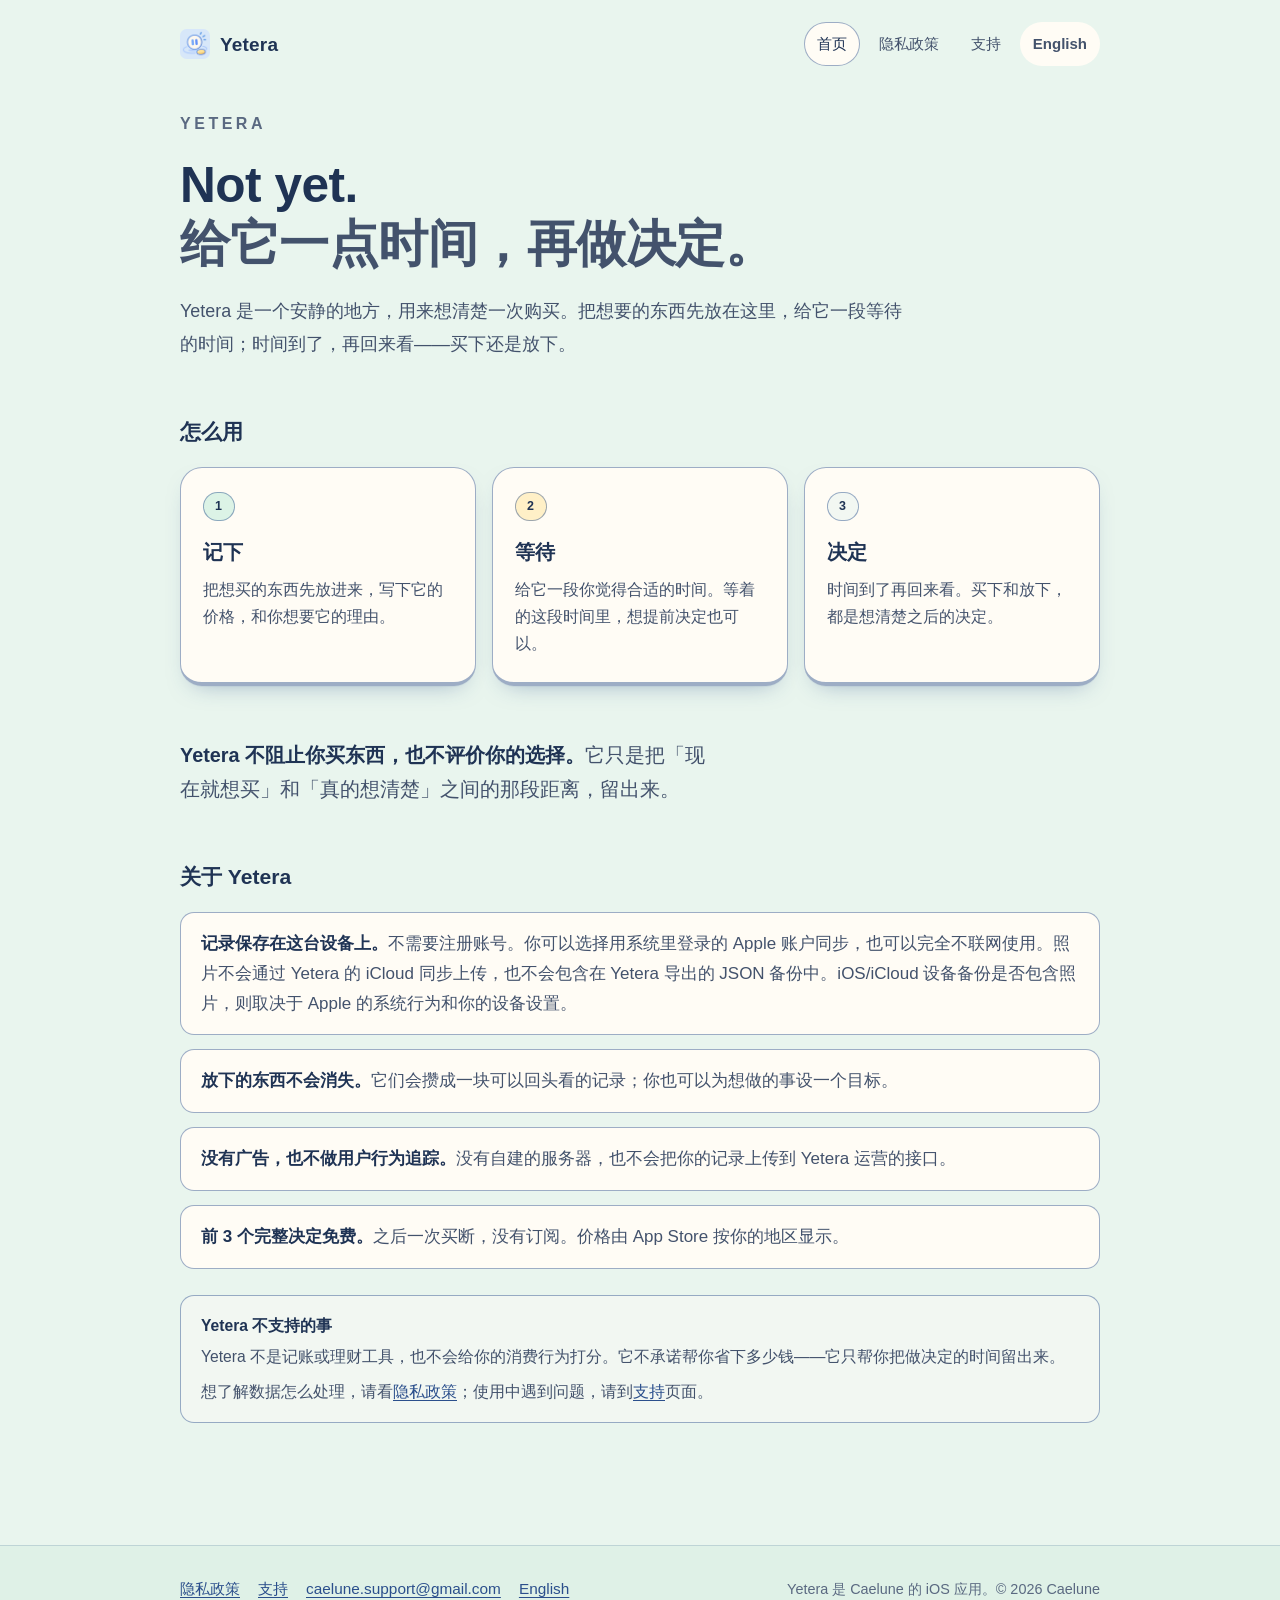
<file: index.html>
<!DOCTYPE html>
<html lang="zh-Hans">
<head>
<meta charset="utf-8">
<meta name="viewport" content="width=device-width, initial-scale=1">
<title>Yetera · 给它一点时间，再做决定</title>
<meta name="description" content="Yetera 是一款 iOS 应用，为购买决定留出一点时间。记下想要的东西，给它一段等待，时间到了再决定买下还是放下。记录保存在本机，不需要注册账号。">
<link rel="stylesheet" href="assets/site.css">
<link rel="icon" href="assets/icon-32.png" sizes="32x32" type="image/png">
<link rel="apple-touch-icon" href="assets/icon-180.png">
<link rel="alternate" hreflang="zh-Hans" href="./">
<link rel="alternate" hreflang="en" href="en/">
<link rel="alternate" hreflang="x-default" href="./">
</head>
<body>
<a class="skip" href="#main">跳到主要内容</a>

<header class="site-header">
  <a class="brand" href="./">
    <img class="brand-mark" src="assets/icon-64.png" alt="" width="30" height="30">
    <span>Yetera</span>
  </a>
  <div class="header-right">
    <a class="lang-switch" href="en/" hreflang="en" lang="en">English</a>
    <nav class="site-nav" aria-label="站内导航">
      <a href="./" aria-current="page">首页</a>
      <a href="privacy/">隐私政策</a>
      <a href="support/">支持</a>
    </nav>
  </div>
</header>

<main id="main" class="shell">

  <section class="hero">
    <h1>Yetera</h1>
    <p class="claim">
      <span class="notyet" lang="en">Not yet.</span>
      <span class="then">给它一点时间，再做决定。</span>
    </p>
    <p class="lede">
      Yetera 是一个安静的地方，用来想清楚一次购买。把想要的东西先放在这里，给它一段等待的时间；时间到了，再回来看——买下还是放下。
    </p>
  </section>

  <section aria-labelledby="how">
    <h2 class="section-title" id="how">怎么用</h2>
    <ol class="steps">
      <li class="step">
        <span class="tag" aria-hidden="true">1</span>
        <h3>记下</h3>
        <p>把想买的东西先放进来，写下它的价格，和你想要它的理由。</p>
      </li>
      <li class="step">
        <span class="tag" aria-hidden="true">2</span>
        <h3>等待</h3>
        <p>给它一段你觉得合适的时间。等着的这段时间里，想提前决定也可以。</p>
      </li>
      <li class="step">
        <span class="tag" aria-hidden="true">3</span>
        <h3>决定</h3>
        <p>时间到了再回来看。买下和放下，都是想清楚之后的决定。</p>
      </li>
    </ol>
  </section>

  <p class="quiet-statement">
    Yetera 不阻止你买东西，也不评价你的选择。<span class="soft">它只是把「现在就想买」和「真的想清楚」之间的那段距离，留出来。</span>
  </p>

  <section aria-labelledby="about">
    <h2 class="section-title" id="about">关于 Yetera</h2>
    <ul class="facts">
      <li><strong>记录保存在这台设备上。</strong>不需要注册账号。你可以选择用系统里登录的 Apple 账户同步，也可以完全不联网使用。照片不会通过 Yetera 的 iCloud 同步上传，也不会包含在 Yetera 导出的 JSON 备份中。iOS/iCloud 设备备份是否包含照片，则取决于 Apple 的系统行为和你的设备设置。</li>
      <li><strong>放下的东西不会消失。</strong>它们会攒成一块可以回头看的记录；你也可以为想做的事设一个目标。</li>
      <li><strong>没有广告，也不做用户行为追踪。</strong>没有自建的服务器，也不会把你的记录上传到 Yetera 运营的接口。</li>
      <li><strong>前 3 个完整决定免费。</strong>之后一次买断，没有订阅。价格由 App Store 按你的地区显示。</li>
    </ul>
  </section>

  <div class="note quiet">
    <p><span class="note-title">Yetera 不支持的事</span>
    Yetera 不是记账或理财工具，也不会给你的消费行为打分。它不承诺帮你省下多少钱——它只帮你把做决定的时间留出来。</p>
    <p>想了解数据怎么处理，请看<a href="privacy/">隐私政策</a>；使用中遇到问题，请到<a href="support/">支持</a>页面。</p>
  </div>

</main>

<footer class="site-footer">
  <div class="inner">
    <nav aria-label="页脚导航">
      <a href="privacy/">隐私政策</a>
      <a href="support/">支持</a>
      <a href="mailto:caelune.support@gmail.com">caelune.support@gmail.com</a>
      <a href="en/" hreflang="en" lang="en">English</a>
    </nav>
    <p class="colophon">Yetera 是 Caelune 的 iOS 应用。© 2026 Caelune</p>
  </div>
</footer>

</body>
</html>
</file>
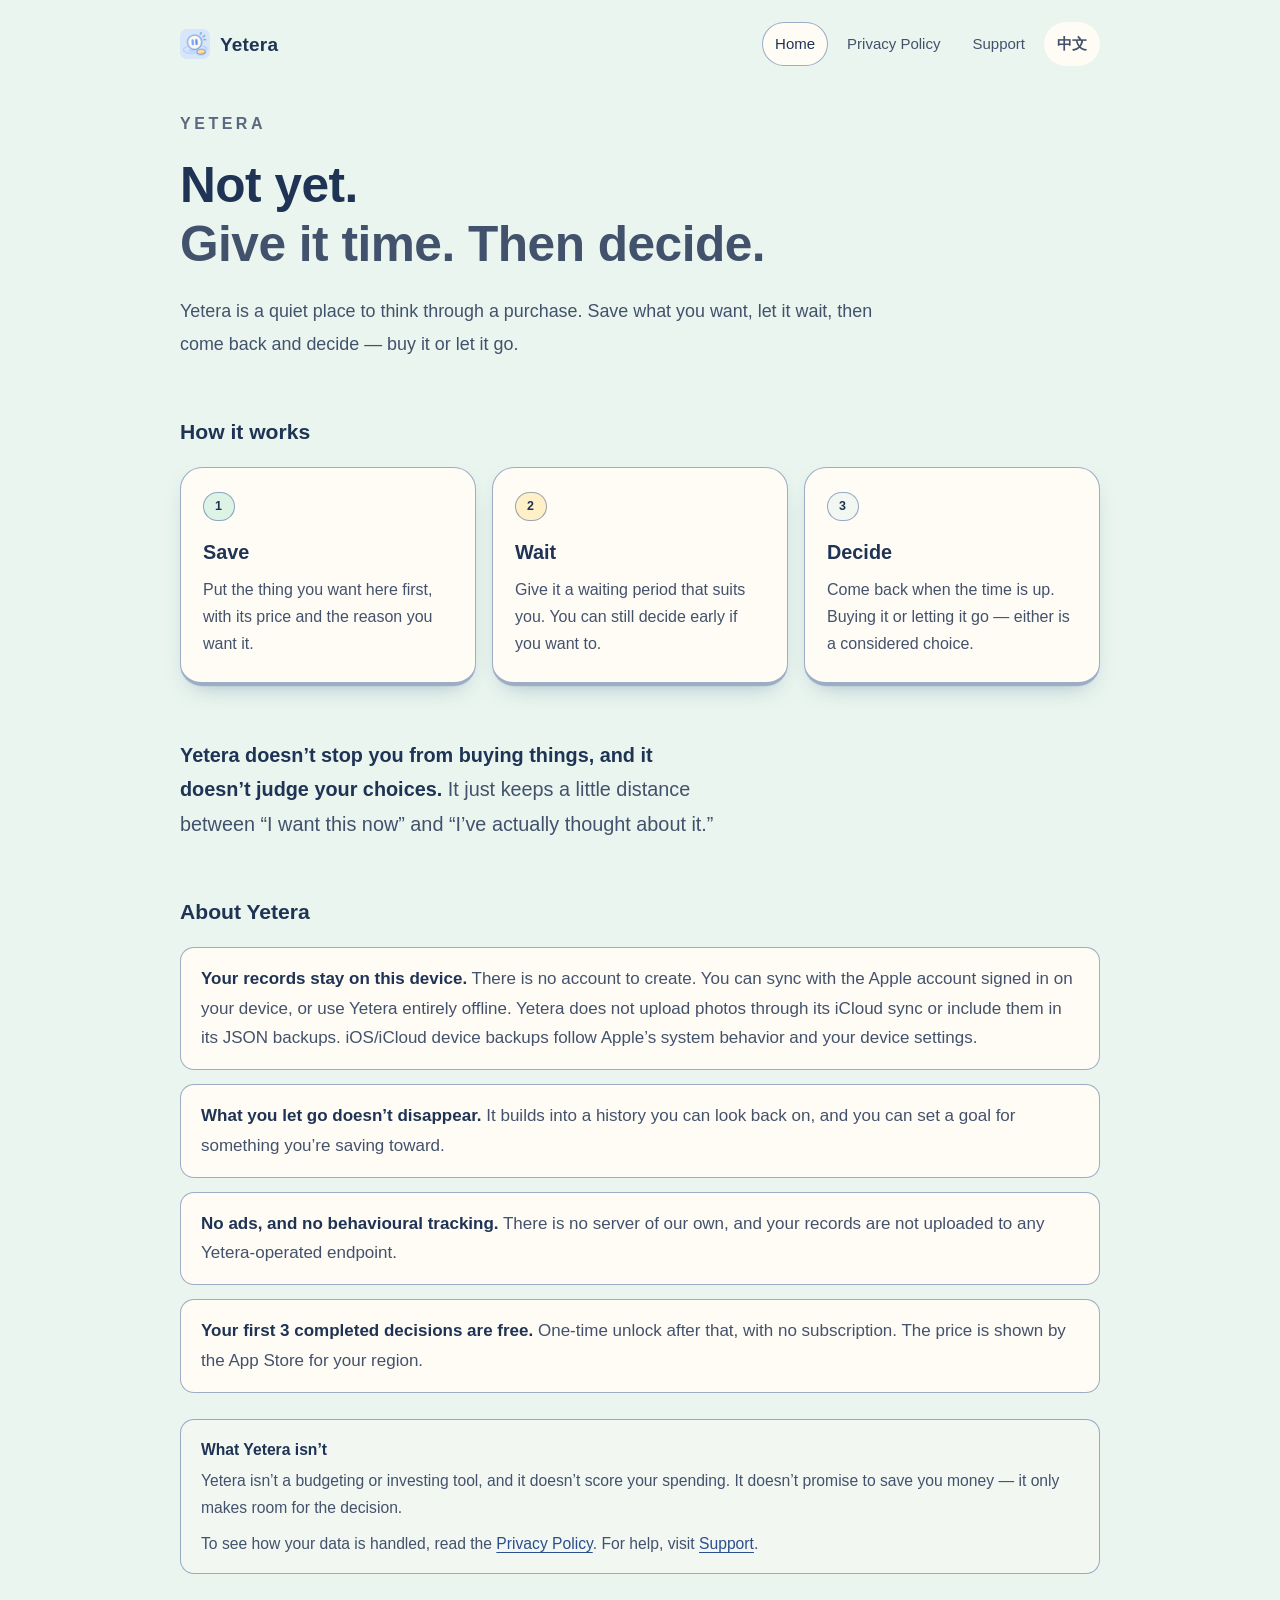
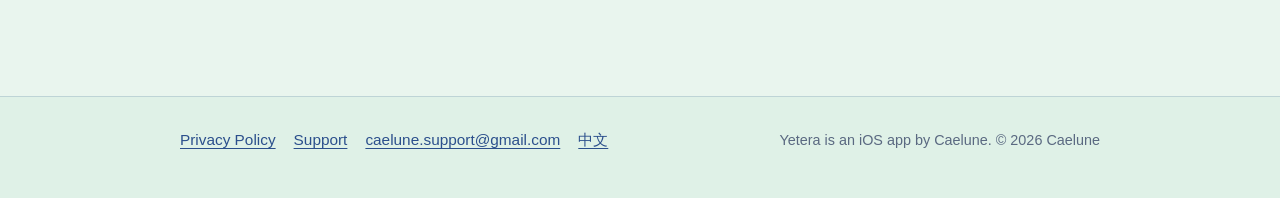
<file: en/index.html>
<!DOCTYPE html>
<html lang="en">
<head>
<meta charset="utf-8">
<meta name="viewport" content="width=device-width, initial-scale=1">
<title>Yetera · Give it time. Then decide.</title>
<meta name="description" content="Yetera is an iOS app that gives a purchase decision time. Save what you want, let it wait, then decide — buy it or let it go. Your records stay on your device, with no account to create.">
<link rel="stylesheet" href="../assets/site.css">
<link rel="icon" href="../assets/icon-32.png" sizes="32x32" type="image/png">
<link rel="apple-touch-icon" href="../assets/icon-180.png">
<link rel="alternate" hreflang="en" href="./">
<link rel="alternate" hreflang="zh-Hans" href="../">
<link rel="alternate" hreflang="x-default" href="../">
</head>
<body>
<a class="skip" href="#main">Skip to content</a>

<header class="site-header">
  <a class="brand" href="./">
    <img class="brand-mark" src="../assets/icon-64.png" alt="" width="30" height="30">
    <span>Yetera</span>
  </a>
  <div class="header-right">
    <a class="lang-switch" href="../" hreflang="zh-Hans" lang="zh-Hans">中文</a>
    <nav class="site-nav" aria-label="Site">
      <a href="./" aria-current="page">Home</a>
      <a href="privacy/">Privacy Policy</a>
      <a href="support/">Support</a>
    </nav>
  </div>
</header>

<main id="main" class="shell">

  <section class="hero">
    <h1>Yetera</h1>
    <p class="claim">
      <span class="notyet">Not yet.</span>
      <span class="then">Give it time. Then decide.</span>
    </p>
    <p class="lede">
      Yetera is a quiet place to think through a purchase. Save what you want, let it wait, then come back and decide — buy it or let it go.
    </p>
  </section>

  <section aria-labelledby="how">
    <h2 class="section-title" id="how">How it works</h2>
    <ol class="steps">
      <li class="step">
        <span class="tag" aria-hidden="true">1</span>
        <h3>Save</h3>
        <p>Put the thing you want here first, with its price and the reason you want it.</p>
      </li>
      <li class="step">
        <span class="tag" aria-hidden="true">2</span>
        <h3>Wait</h3>
        <p>Give it a waiting period that suits you. You can still decide early if you want to.</p>
      </li>
      <li class="step">
        <span class="tag" aria-hidden="true">3</span>
        <h3>Decide</h3>
        <p>Come back when the time is up. Buying it or letting it go — either is a considered choice.</p>
      </li>
    </ol>
  </section>

  <p class="quiet-statement">
    Yetera doesn’t stop you from buying things, and it doesn’t judge your choices.
    <span class="soft">It just keeps a little distance between “I want this now” and “I’ve actually thought about it.”</span>
  </p>

  <section aria-labelledby="about">
    <h2 class="section-title" id="about">About Yetera</h2>
    <ul class="facts">
      <li><strong>Your records stay on this device.</strong> There is no account to create. You can sync with the Apple account signed in on your device, or use Yetera entirely offline. Yetera does not upload photos through its iCloud sync or include them in its JSON backups. iOS/iCloud device backups follow Apple’s system behavior and your device settings.</li>
      <li><strong>What you let go doesn’t disappear.</strong> It builds into a history you can look back on, and you can set a goal for something you’re saving toward.</li>
      <li><strong>No ads, and no behavioural tracking.</strong> There is no server of our own, and your records are not uploaded to any Yetera-operated endpoint.</li>
      <li><strong>Your first 3 completed decisions are free.</strong> One-time unlock after that, with no subscription. The price is shown by the App Store for your region.</li>
    </ul>
  </section>

  <div class="note quiet">
    <p><span class="note-title">What Yetera isn’t</span>
    Yetera isn’t a budgeting or investing tool, and it doesn’t score your spending. It doesn’t promise to save you money — it only makes room for the decision.</p>
    <p>To see how your data is handled, read the <a href="privacy/">Privacy Policy</a>. For help, visit <a href="support/">Support</a>.</p>
  </div>

</main>

<footer class="site-footer">
  <div class="inner">
    <nav aria-label="Footer">
      <a href="privacy/">Privacy Policy</a>
      <a href="support/">Support</a>
      <a href="mailto:caelune.support@gmail.com">caelune.support@gmail.com</a>
      <a href="../" hreflang="zh-Hans" lang="zh-Hans">中文</a>
    </nav>
    <p class="colophon">Yetera is an iOS app by Caelune. © 2026 Caelune</p>
  </div>
</footer>

</body>
</html>
</file>
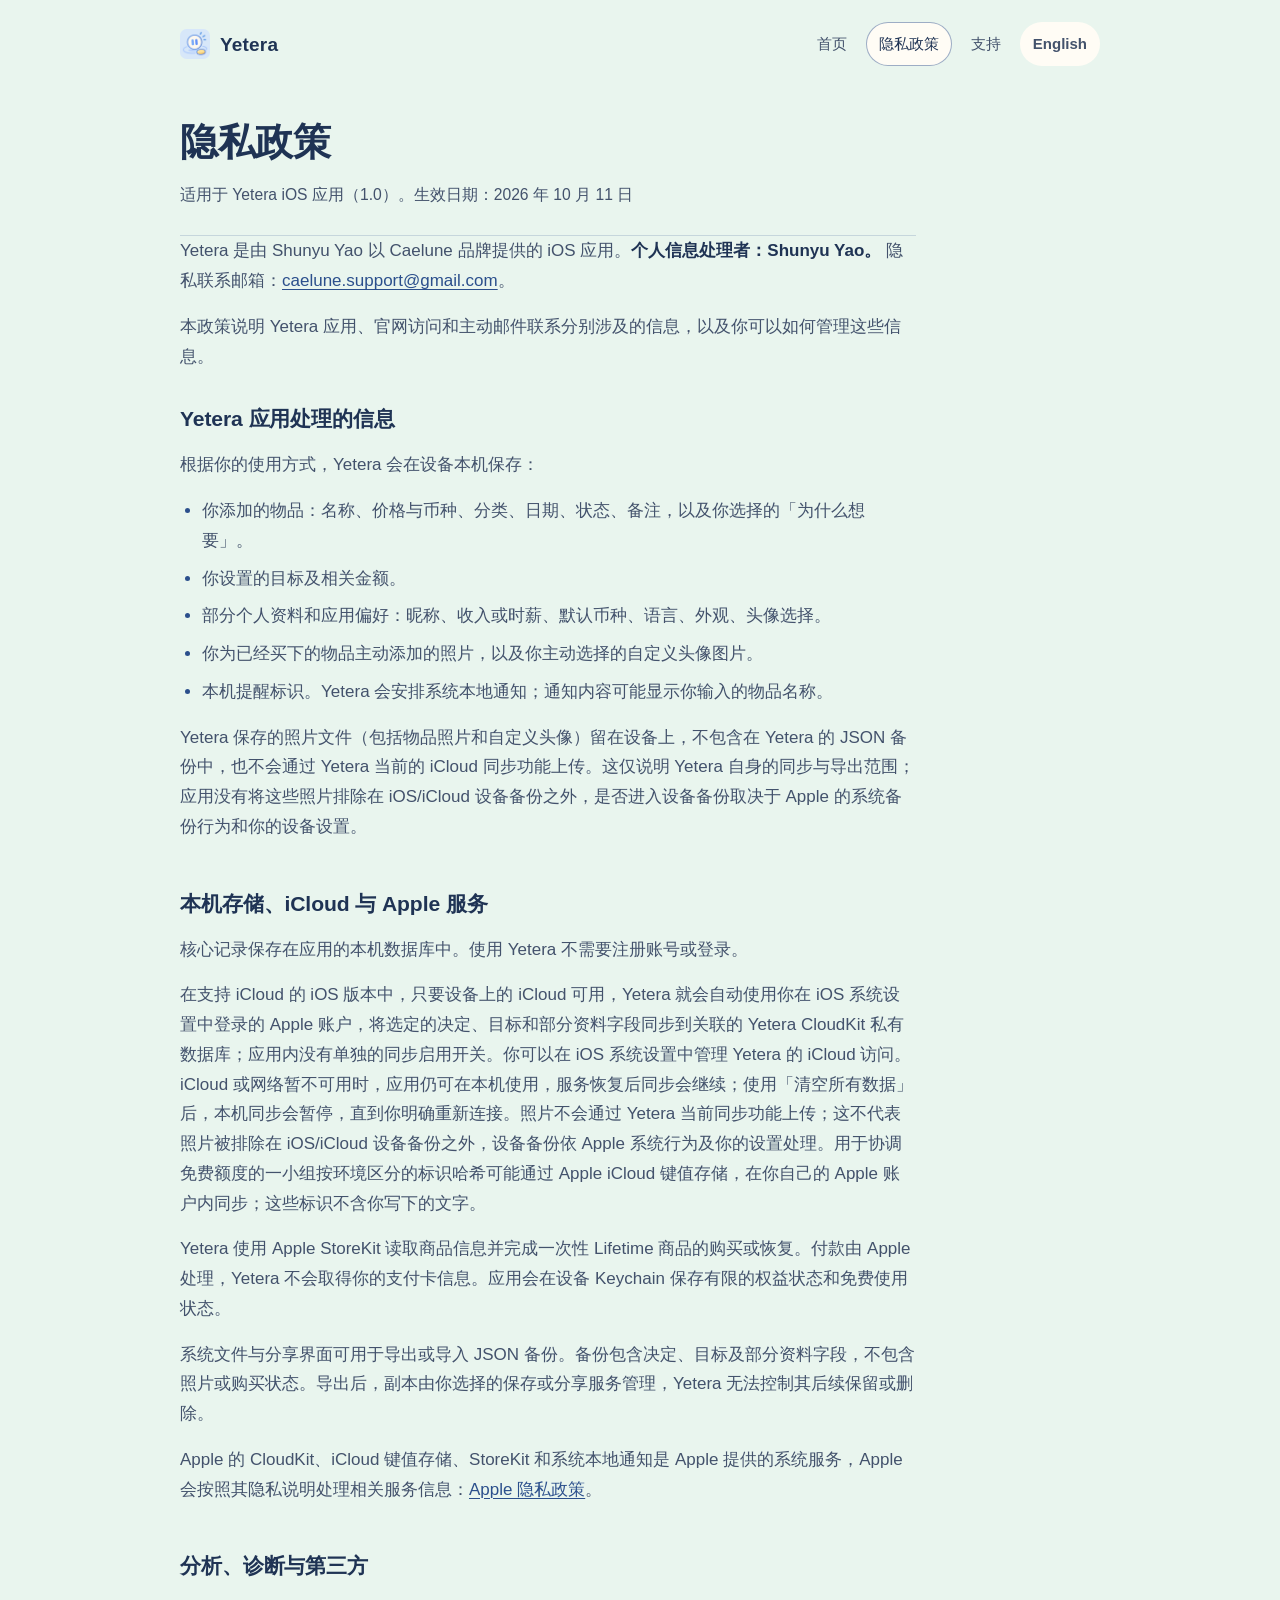
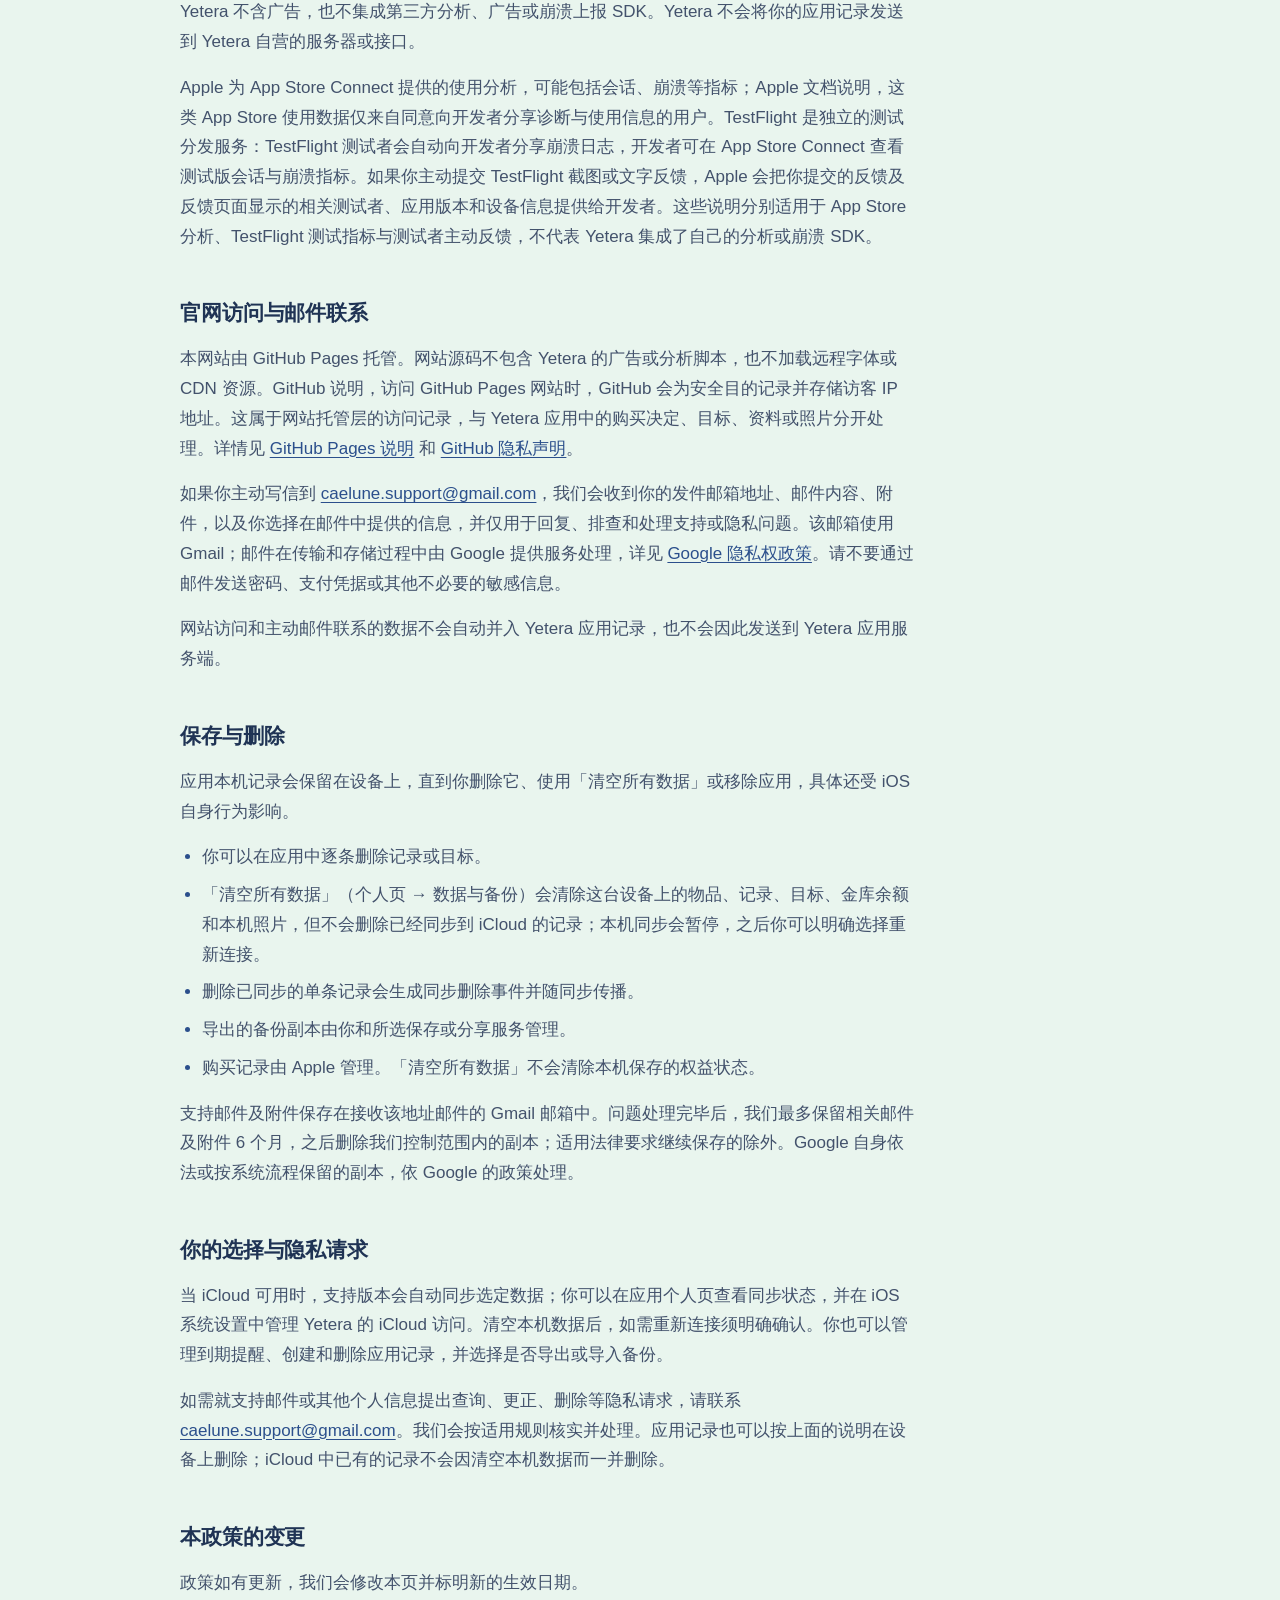
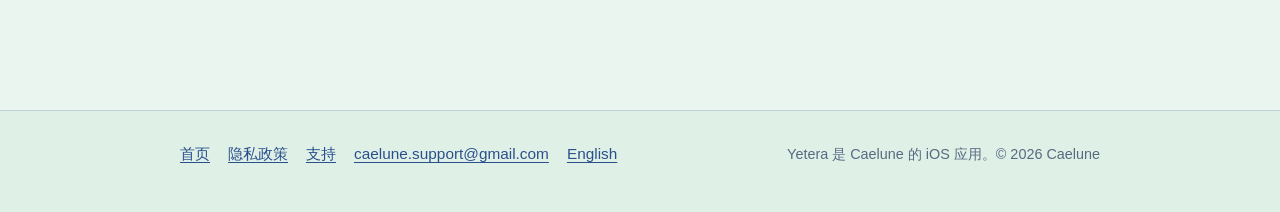
<file: privacy/index.html>
<!DOCTYPE html>
<html lang="zh-Hans">
<head>
<meta charset="utf-8">
<meta name="viewport" content="width=device-width, initial-scale=1">
<title>隐私政策 · Yetera</title>
<meta name="description" content="Yetera 隐私政策：说明应用会处理哪些信息、保存在哪里，以及你可以怎么管理、导出和删除它们。">
<link rel="stylesheet" href="../assets/site.css">
<link rel="icon" href="../assets/icon-32.png" sizes="32x32" type="image/png">
<link rel="apple-touch-icon" href="../assets/icon-180.png">
<link rel="alternate" hreflang="zh-Hans" href="./">
<link rel="alternate" hreflang="en" href="../en/privacy/">
<link rel="alternate" hreflang="x-default" href="../en/privacy/">
</head>
<body>
<a class="skip" href="#main">跳到主要内容</a>

<header class="site-header">
  <a class="brand" href="../">
    <img class="brand-mark" src="../assets/icon-64.png" alt="" width="30" height="30">
    <span>Yetera</span>
  </a>
  <div class="header-right">
    <a class="lang-switch" href="../en/privacy/" hreflang="en" lang="en">English</a>
    <nav class="site-nav" aria-label="站内导航">
      <a href="../">首页</a>
      <a href="./" aria-current="page">隐私政策</a>
      <a href="../support/">支持</a>
    </nav>
  </div>
</header>

<main id="main" class="shell">
  <div class="prose measure">

    <h1 class="page-title">隐私政策</h1>
    <p class="page-sub">适用于 Yetera iOS 应用（1.0）。生效日期：2026 年 10 月 11 日</p>
    <hr class="rule">
<p>Yetera 是由 Shunyu Yao 以 Caelune 品牌提供的 iOS 应用。<strong>个人信息处理者：Shunyu Yao。</strong> 隐私联系邮箱：<a href="mailto:caelune.support@gmail.com">caelune.support@gmail.com</a>。</p>
    <p>本政策说明 Yetera 应用、官网访问和主动邮件联系分别涉及的信息，以及你可以如何管理这些信息。</p>
    <h2>Yetera 应用处理的信息</h2>
    <p>根据你的使用方式，Yetera 会在设备本机保存：</p>
    <ul>
    <li>你添加的物品：名称、价格与币种、分类、日期、状态、备注，以及你选择的「为什么想要」。</li>
    <li>你设置的目标及相关金额。</li>
    <li>部分个人资料和应用偏好：昵称、收入或时薪、默认币种、语言、外观、头像选择。</li>
    <li>你为已经买下的物品主动添加的照片，以及你主动选择的自定义头像图片。</li>
    <li>本机提醒标识。Yetera 会安排系统本地通知；通知内容可能显示你输入的物品名称。</li>
    </ul>
    <p>Yetera 保存的照片文件（包括物品照片和自定义头像）留在设备上，不包含在 Yetera 的 JSON 备份中，也不会通过 Yetera 当前的 iCloud 同步功能上传。这仅说明 Yetera 自身的同步与导出范围；应用没有将这些照片排除在 iOS/iCloud 设备备份之外，是否进入设备备份取决于 Apple 的系统备份行为和你的设备设置。</p>
    <h2>本机存储、iCloud 与 Apple 服务</h2>
    <p>核心记录保存在应用的本机数据库中。使用 Yetera 不需要注册账号或登录。</p>
    <p>在支持 iCloud 的 iOS 版本中，只要设备上的 iCloud 可用，Yetera 就会自动使用你在 iOS 系统设置中登录的 Apple 账户，将选定的决定、目标和部分资料字段同步到关联的 Yetera CloudKit 私有数据库；应用内没有单独的同步启用开关。你可以在 iOS 系统设置中管理 Yetera 的 iCloud 访问。iCloud 或网络暂不可用时，应用仍可在本机使用，服务恢复后同步会继续；使用「清空所有数据」后，本机同步会暂停，直到你明确重新连接。照片不会通过 Yetera 当前同步功能上传；这不代表照片被排除在 iOS/iCloud 设备备份之外，设备备份依 Apple 系统行为及你的设置处理。用于协调免费额度的一小组按环境区分的标识哈希可能通过 Apple iCloud 键值存储，在你自己的 Apple 账户内同步；这些标识不含你写下的文字。</p>
    <p>Yetera 使用 Apple StoreKit 读取商品信息并完成一次性 Lifetime 商品的购买或恢复。付款由 Apple 处理，Yetera 不会取得你的支付卡信息。应用会在设备 Keychain 保存有限的权益状态和免费使用状态。</p>
    <p>系统文件与分享界面可用于导出或导入 JSON 备份。备份包含决定、目标及部分资料字段，不包含照片或购买状态。导出后，副本由你选择的保存或分享服务管理，Yetera 无法控制其后续保留或删除。</p>
    <p>Apple 的 CloudKit、iCloud 键值存储、StoreKit 和系统本地通知是 Apple 提供的系统服务，Apple 会按照其隐私说明处理相关服务信息：<a href="https://www.apple.com/legal/privacy/">Apple 隐私政策</a>。</p>
    <h2>分析、诊断与第三方</h2>
    <p>Yetera 不含广告，也不集成第三方分析、广告或崩溃上报 SDK。Yetera 不会将你的应用记录发送到 Yetera 自营的服务器或接口。</p>
    <p>Apple 为 App Store Connect 提供的使用分析，可能包括会话、崩溃等指标；Apple 文档说明，这类 App Store 使用数据仅来自同意向开发者分享诊断与使用信息的用户。TestFlight 是独立的测试分发服务：TestFlight 测试者会自动向开发者分享崩溃日志，开发者可在 App Store Connect 查看测试版会话与崩溃指标。如果你主动提交 TestFlight 截图或文字反馈，Apple 会把你提交的反馈及反馈页面显示的相关测试者、应用版本和设备信息提供给开发者。这些说明分别适用于 App Store 分析、TestFlight 测试指标与测试者主动反馈，不代表 Yetera 集成了自己的分析或崩溃 SDK。</p>
    <h2>官网访问与邮件联系</h2>
    <p>本网站由 GitHub Pages 托管。网站源码不包含 Yetera 的广告或分析脚本，也不加载远程字体或 CDN 资源。GitHub 说明，访问 GitHub Pages 网站时，GitHub 会为安全目的记录并存储访客 IP 地址。这属于网站托管层的访问记录，与 Yetera 应用中的购买决定、目标、资料或照片分开处理。详情见 <a href="https://docs.github.com/en/pages/getting-started-with-github-pages/what-is-github-pages">GitHub Pages 说明</a> 和 <a href="https://docs.github.com/en/site-policy/privacy-policies/github-privacy-statement">GitHub 隐私声明</a>。</p>
    <p>如果你主动写信到 <a href="mailto:caelune.support@gmail.com">caelune.support@gmail.com</a>，我们会收到你的发件邮箱地址、邮件内容、附件，以及你选择在邮件中提供的信息，并仅用于回复、排查和处理支持或隐私问题。该邮箱使用 Gmail；邮件在传输和存储过程中由 Google 提供服务处理，详见 <a href="https://policies.google.com/privacy">Google 隐私权政策</a>。请不要通过邮件发送密码、支付凭据或其他不必要的敏感信息。</p>
    <p>网站访问和主动邮件联系的数据不会自动并入 Yetera 应用记录，也不会因此发送到 Yetera 应用服务端。</p>
    <h2>保存与删除</h2>
    <p>应用本机记录会保留在设备上，直到你删除它、使用「清空所有数据」或移除应用，具体还受 iOS 自身行为影响。</p>
    <ul>
    <li>你可以在应用中逐条删除记录或目标。</li>
    <li>「清空所有数据」（个人页 → 数据与备份）会清除这台设备上的物品、记录、目标、金库余额和本机照片，但不会删除已经同步到 iCloud 的记录；本机同步会暂停，之后你可以明确选择重新连接。</li>
    <li>删除已同步的单条记录会生成同步删除事件并随同步传播。</li>
    <li>导出的备份副本由你和所选保存或分享服务管理。</li>
    <li>购买记录由 Apple 管理。「清空所有数据」不会清除本机保存的权益状态。</li>
    </ul>
    <p>支持邮件及附件保存在接收该地址邮件的 Gmail 邮箱中。问题处理完毕后，我们最多保留相关邮件及附件 6 个月，之后删除我们控制范围内的副本；适用法律要求继续保存的除外。Google 自身依法或按系统流程保留的副本，依 Google 的政策处理。</p>
    <h2>你的选择与隐私请求</h2>
    <p>当 iCloud 可用时，支持版本会自动同步选定数据；你可以在应用个人页查看同步状态，并在 iOS 系统设置中管理 Yetera 的 iCloud 访问。清空本机数据后，如需重新连接须明确确认。你也可以管理到期提醒、创建和删除应用记录，并选择是否导出或导入备份。</p>
    <p>如需就支持邮件或其他个人信息提出查询、更正、删除等隐私请求，请联系 <a href="mailto:caelune.support@gmail.com">caelune.support@gmail.com</a>。我们会按适用规则核实并处理。应用记录也可以按上面的说明在设备上删除；iCloud 中已有的记录不会因清空本机数据而一并删除。</p>
    <h2>本政策的变更</h2>
    <p>政策如有更新，我们会修改本页并标明新的生效日期。</p>
  </div>
</main>

<footer class="site-footer">
  <div class="inner">
    <nav aria-label="页脚导航">
      <a href="../">首页</a>
      <a href="./">隐私政策</a>
      <a href="../support/">支持</a>
      <a href="mailto:caelune.support@gmail.com">caelune.support@gmail.com</a>
      <a href="../en/privacy/" hreflang="en" lang="en">English</a>
    </nav>
    <p class="colophon">Yetera 是 Caelune 的 iOS 应用。© 2026 Caelune</p>
  </div>
</footer>

</body>
</html>
</file>
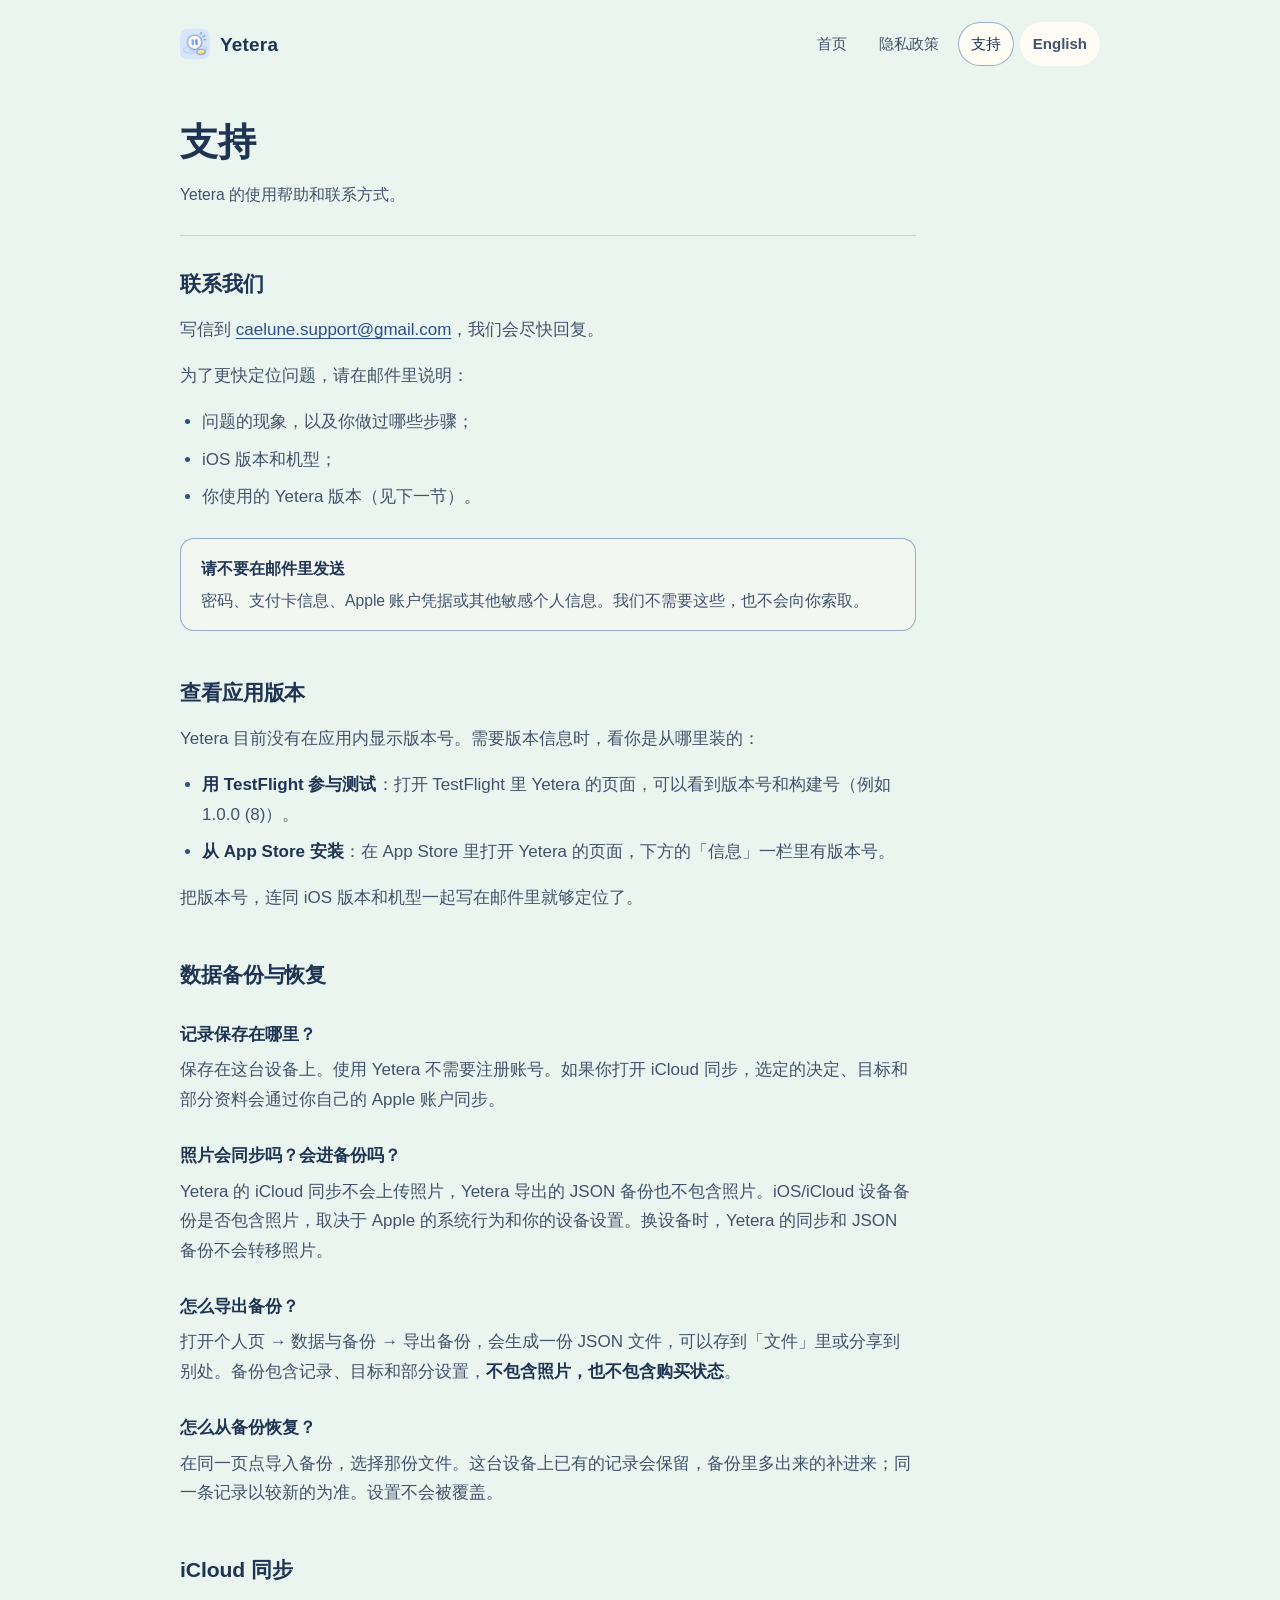
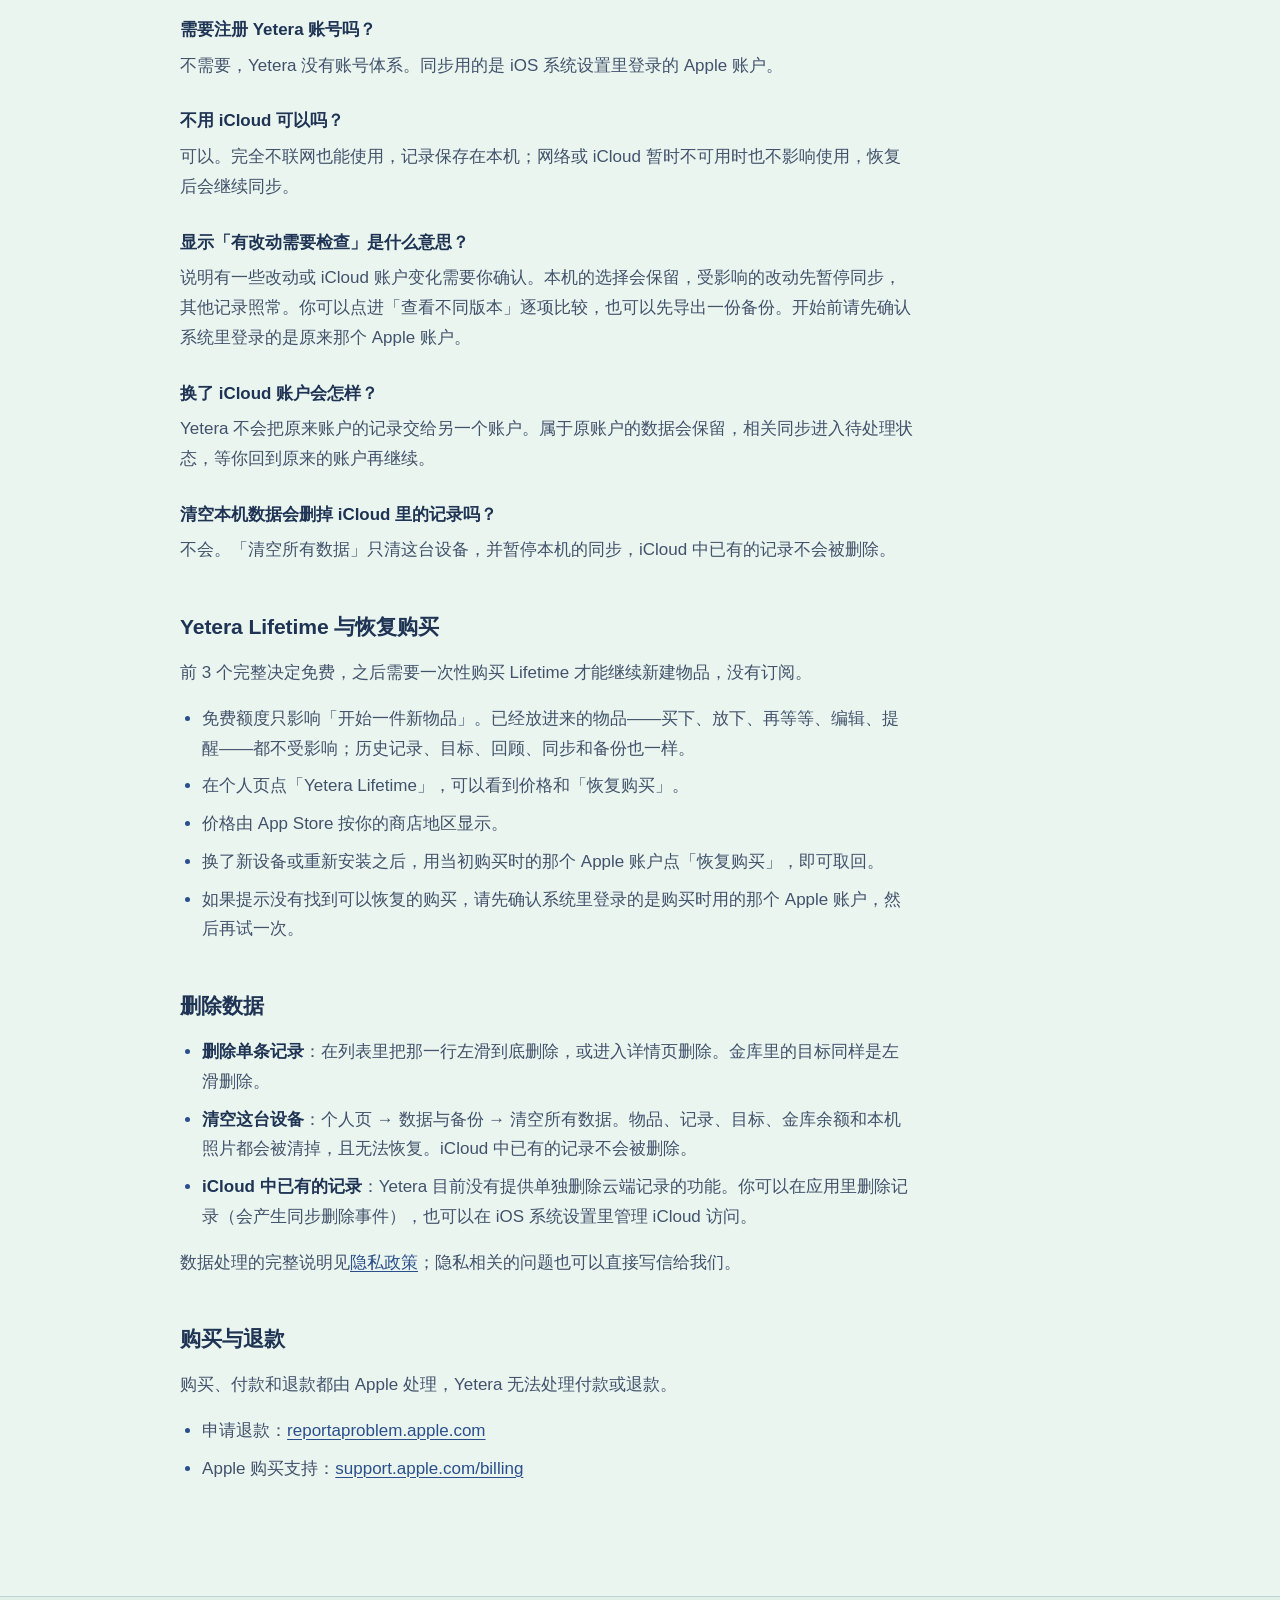
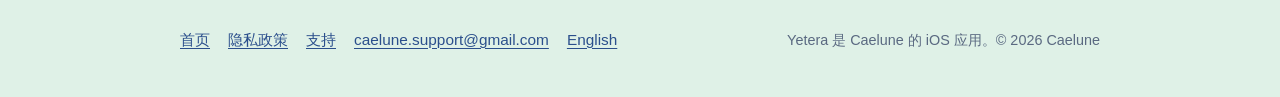
<file: support/index.html>
<!DOCTYPE html>
<html lang="zh-Hans">
<head>
<meta charset="utf-8">
<meta name="viewport" content="width=device-width, initial-scale=1">
<title>支持 · Yetera</title>
<meta name="description" content="Yetera 支持页面：联系方式、数据备份与恢复、iCloud 同步常见问题、Lifetime 恢复购买、删除数据，以及 Apple 的购买与退款入口。">
<link rel="stylesheet" href="../assets/site.css">
<link rel="icon" href="../assets/icon-32.png" sizes="32x32" type="image/png">
<link rel="apple-touch-icon" href="../assets/icon-180.png">
<link rel="alternate" hreflang="zh-Hans" href="./">
<link rel="alternate" hreflang="en" href="../en/support/">
<link rel="alternate" hreflang="x-default" href="../en/support/">
</head>
<body>
<a class="skip" href="#main">跳到主要内容</a>

<header class="site-header">
  <a class="brand" href="../">
    <img class="brand-mark" src="../assets/icon-64.png" alt="" width="30" height="30">
    <span>Yetera</span>
  </a>
  <div class="header-right">
    <a class="lang-switch" href="../en/support/" hreflang="en" lang="en">English</a>
    <nav class="site-nav" aria-label="站内导航">
      <a href="../">首页</a>
      <a href="../privacy/">隐私政策</a>
      <a href="./" aria-current="page">支持</a>
    </nav>
  </div>
</header>

<main id="main" class="shell">
  <div class="prose measure">

    <h1 class="page-title">支持</h1>
    <p class="page-sub">Yetera 的使用帮助和联系方式。</p>
    <hr class="rule">

    <h2>联系我们</h2>
    <p>写信到 <a href="mailto:caelune.support@gmail.com">caelune.support@gmail.com</a>，我们会尽快回复。</p>
    <p>为了更快定位问题，请在邮件里说明：</p>
    <ul>
      <li>问题的现象，以及你做过哪些步骤；</li>
      <li>iOS 版本和机型；</li>
      <li>你使用的 Yetera 版本（见下一节）。</li>
    </ul>
    <div class="note quiet">
      <p><span class="note-title">请不要在邮件里发送</span>
      密码、支付卡信息、Apple 账户凭据或其他敏感个人信息。我们不需要这些，也不会向你索取。</p>
    </div>

    <h2>查看应用版本</h2>
    <p>Yetera 目前没有在应用内显示版本号。需要版本信息时，看你是从哪里装的：</p>
    <ul>
      <li><strong>用 TestFlight 参与测试</strong>：打开 TestFlight 里 Yetera 的页面，可以看到版本号和构建号（例如 1.0.0 (8)）。</li>
      <li><strong>从 App Store 安装</strong>：在 App Store 里打开 Yetera 的页面，下方的「信息」一栏里有版本号。</li>
    </ul>
    <p>把版本号，连同 iOS 版本和机型一起写在邮件里就够定位了。</p>

    <h2>数据备份与恢复</h2>
    <h3>记录保存在哪里？</h3>
    <p>保存在这台设备上。使用 Yetera 不需要注册账号。如果你打开 iCloud 同步，选定的决定、目标和部分资料会通过你自己的 Apple 账户同步。</p>
    <h3>照片会同步吗？会进备份吗？</h3>
    <p>Yetera 的 iCloud 同步不会上传照片，Yetera 导出的 JSON 备份也不包含照片。iOS/iCloud 设备备份是否包含照片，取决于 Apple 的系统行为和你的设备设置。换设备时，Yetera 的同步和 JSON 备份不会转移照片。</p>
    <h3>怎么导出备份？</h3>
    <p>打开个人页 → 数据与备份 → 导出备份，会生成一份 JSON 文件，可以存到「文件」里或分享到别处。备份包含记录、目标和部分设置，<strong>不包含照片，也不包含购买状态</strong>。</p>
    <h3>怎么从备份恢复？</h3>
    <p>在同一页点导入备份，选择那份文件。这台设备上已有的记录会保留，备份里多出来的补进来；同一条记录以较新的为准。设置不会被覆盖。</p>

    <h2>iCloud 同步</h2>
    <h3>需要注册 Yetera 账号吗？</h3>
    <p>不需要，Yetera 没有账号体系。同步用的是 iOS 系统设置里登录的 Apple 账户。</p>
    <h3>不用 iCloud 可以吗？</h3>
    <p>可以。完全不联网也能使用，记录保存在本机；网络或 iCloud 暂时不可用时也不影响使用，恢复后会继续同步。</p>
    <h3>显示「有改动需要检查」是什么意思？</h3>
    <p>说明有一些改动或 iCloud 账户变化需要你确认。本机的选择会保留，受影响的改动先暂停同步，其他记录照常。你可以点进「查看不同版本」逐项比较，也可以先导出一份备份。开始前请先确认系统里登录的是原来那个 Apple 账户。</p>
    <h3>换了 iCloud 账户会怎样？</h3>
    <p>Yetera 不会把原来账户的记录交给另一个账户。属于原账户的数据会保留，相关同步进入待处理状态，等你回到原来的账户再继续。</p>
    <h3>清空本机数据会删掉 iCloud 里的记录吗？</h3>
    <p>不会。「清空所有数据」只清这台设备，并暂停本机的同步，iCloud 中已有的记录不会被删除。</p>

    <h2>Yetera Lifetime 与恢复购买</h2>
    <p>前 3 个完整决定免费，之后需要一次性购买 Lifetime 才能继续新建物品，没有订阅。</p>
    <ul>
      <li>免费额度只影响「开始一件新物品」。已经放进来的物品——买下、放下、再等等、编辑、提醒——都不受影响；历史记录、目标、回顾、同步和备份也一样。</li>
      <li>在个人页点「Yetera Lifetime」，可以看到价格和「恢复购买」。</li>
      <li>价格由 App Store 按你的商店地区显示。</li>
      <li>换了新设备或重新安装之后，用当初购买时的那个 Apple 账户点「恢复购买」，即可取回。</li>
      <li>如果提示没有找到可以恢复的购买，请先确认系统里登录的是购买时用的那个 Apple 账户，然后再试一次。</li>
    </ul>

    <h2>删除数据</h2>
    <ul>
      <li><strong>删除单条记录</strong>：在列表里把那一行左滑到底删除，或进入详情页删除。金库里的目标同样是左滑删除。</li>
      <li><strong>清空这台设备</strong>：个人页 → 数据与备份 → 清空所有数据。物品、记录、目标、金库余额和本机照片都会被清掉，且无法恢复。iCloud 中已有的记录不会被删除。</li>
      <li><strong>iCloud 中已有的记录</strong>：Yetera 目前没有提供单独删除云端记录的功能。你可以在应用里删除记录（会产生同步删除事件），也可以在 iOS 系统设置里管理 iCloud 访问。</li>
    </ul>
    <p>数据处理的完整说明见<a href="../privacy/">隐私政策</a>；隐私相关的问题也可以直接写信给我们。</p>

    <h2>购买与退款</h2>
    <p>购买、付款和退款都由 Apple 处理，Yetera 无法处理付款或退款。</p>
    <ul>
      <li>申请退款：<a href="https://reportaproblem.apple.com/" rel="noopener">reportaproblem.apple.com</a></li>
      <li>Apple 购买支持：<a href="https://support.apple.com/billing" rel="noopener">support.apple.com/billing</a></li>
    </ul>

  </div>
</main>

<footer class="site-footer">
  <div class="inner">
    <nav aria-label="页脚导航">
      <a href="../">首页</a>
      <a href="../privacy/">隐私政策</a>
      <a href="./">支持</a>
      <a href="mailto:caelune.support@gmail.com">caelune.support@gmail.com</a>
      <a href="../en/support/" hreflang="en" lang="en">English</a>
    </nav>
    <p class="colophon">Yetera 是 Caelune 的 iOS 应用。© 2026 Caelune</p>
  </div>
</footer>

</body>
</html>
</file>
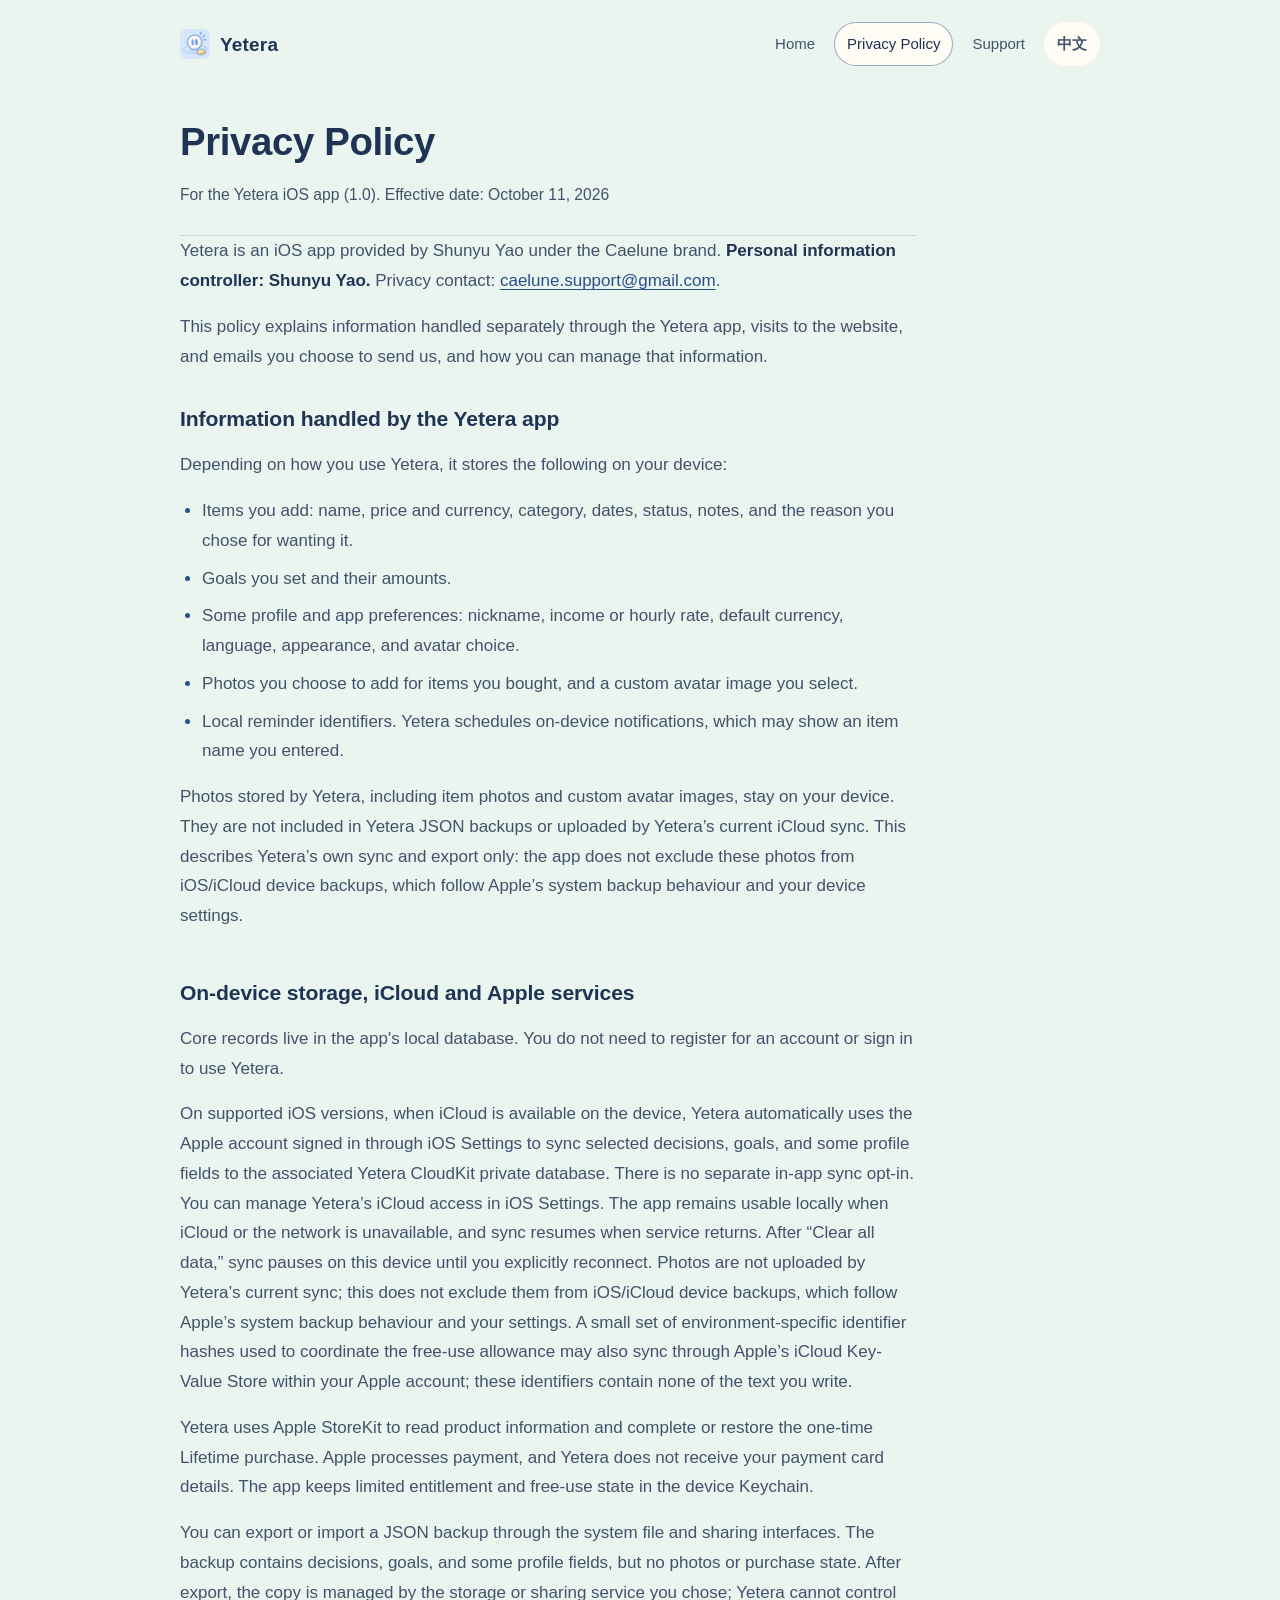
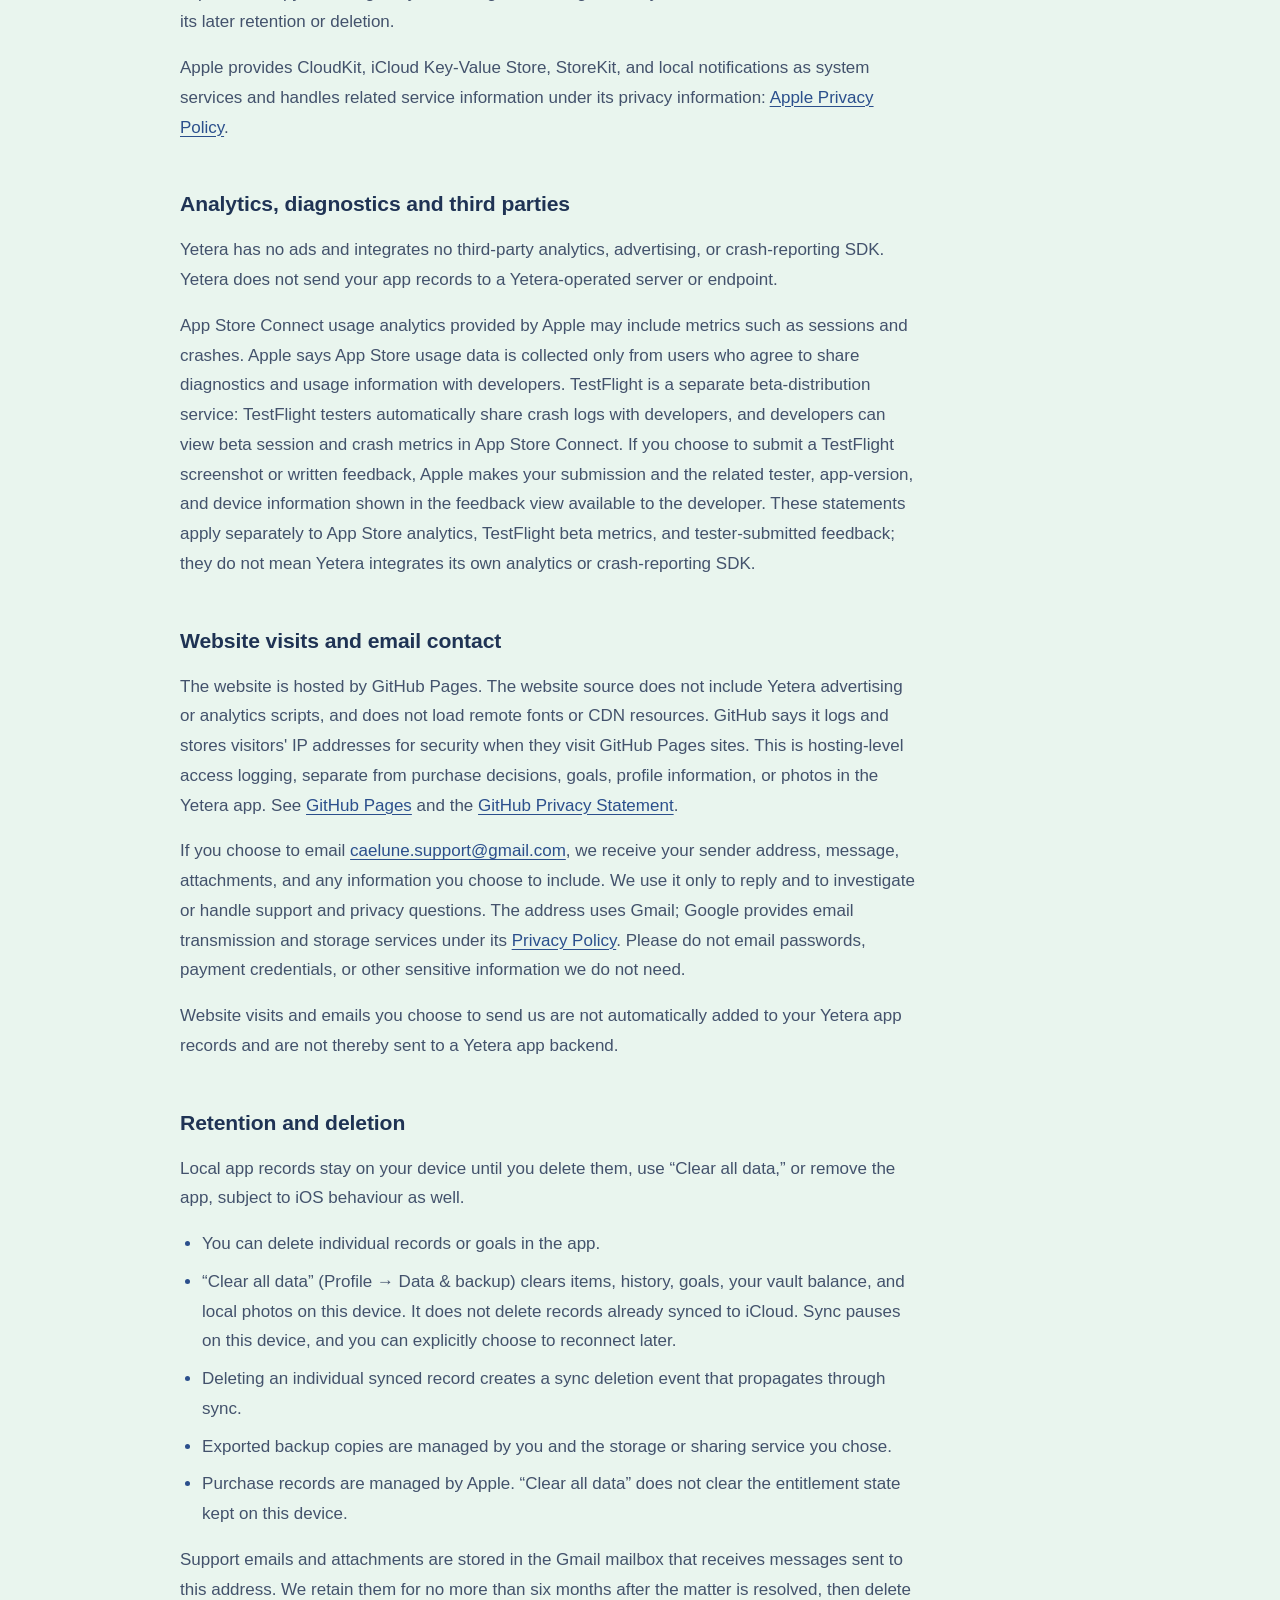
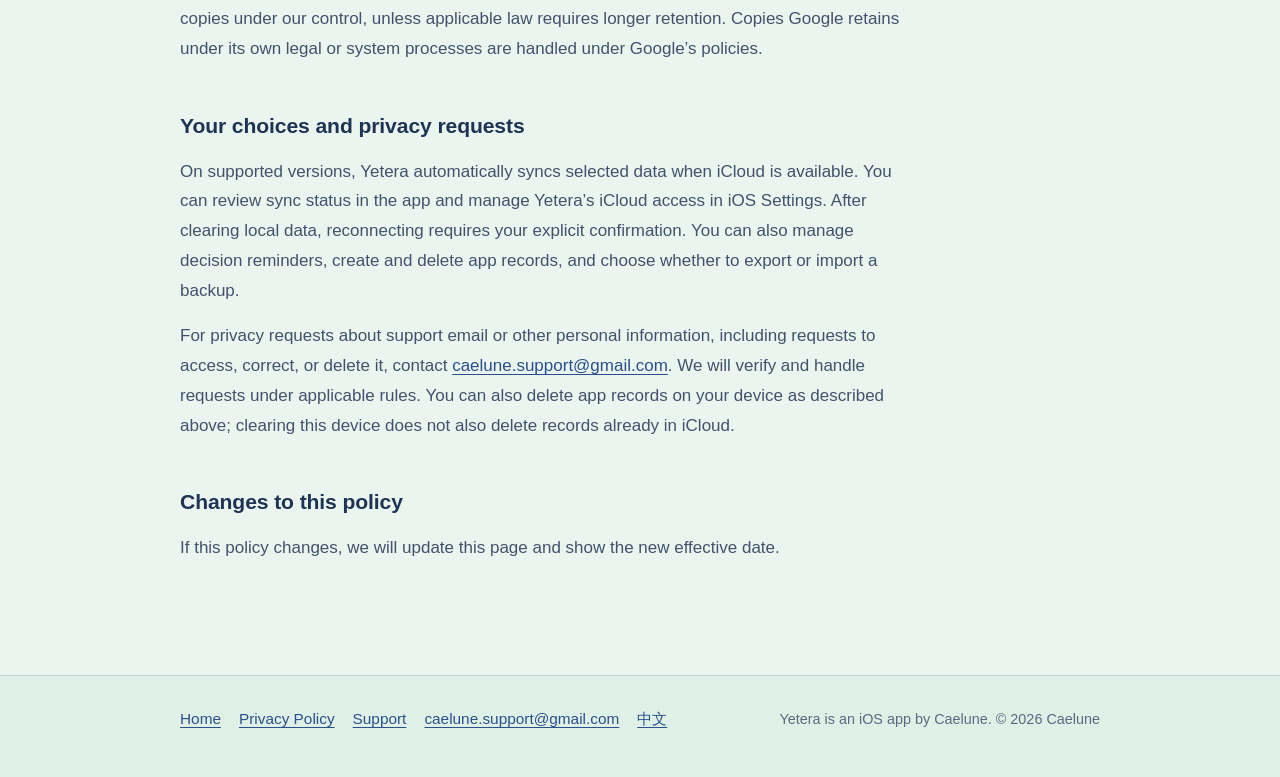
<file: en/privacy/index.html>
<!DOCTYPE html>
<html lang="en">
<head>
<meta charset="utf-8">
<meta name="viewport" content="width=device-width, initial-scale=1">
<title>Privacy Policy · Yetera</title>
<meta name="description" content="Yetera Privacy Policy: what the app handles, where it is stored, and how you can manage, export and delete it.">
<link rel="stylesheet" href="../../assets/site.css">
<link rel="icon" href="../../assets/icon-32.png" sizes="32x32" type="image/png">
<link rel="apple-touch-icon" href="../../assets/icon-180.png">
<link rel="alternate" hreflang="en" href="./">
<link rel="alternate" hreflang="zh-Hans" href="../../privacy/">
<link rel="alternate" hreflang="x-default" href="./">
</head>
<body>
<a class="skip" href="#main">Skip to content</a>

<header class="site-header">
  <a class="brand" href="../">
    <img class="brand-mark" src="../../assets/icon-64.png" alt="" width="30" height="30">
    <span>Yetera</span>
  </a>
  <div class="header-right">
    <a class="lang-switch" href="../../privacy/" hreflang="zh-Hans" lang="zh-Hans">中文</a>
    <nav class="site-nav" aria-label="Site">
      <a href="../">Home</a>
      <a href="./" aria-current="page">Privacy Policy</a>
      <a href="../support/">Support</a>
    </nav>
  </div>
</header>

<main id="main" class="shell">
  <div class="prose measure">

    <h1 class="page-title">Privacy Policy</h1>
    <p class="page-sub">For the Yetera iOS app (1.0). Effective date: October 11, 2026</p>
    <hr class="rule">
<p>Yetera is an iOS app provided by Shunyu Yao under the Caelune brand. <strong>Personal information controller: Shunyu Yao.</strong> Privacy contact: <a href="mailto:caelune.support@gmail.com">caelune.support@gmail.com</a>.</p>
    <p>This policy explains information handled separately through the Yetera app, visits to the website, and emails you choose to send us, and how you can manage that information.</p>
    <h2>Information handled by the Yetera app</h2>
    <p>Depending on how you use Yetera, it stores the following on your device:</p>
    <ul>
    <li>Items you add: name, price and currency, category, dates, status, notes, and the reason you chose for wanting it.</li>
    <li>Goals you set and their amounts.</li>
    <li>Some profile and app preferences: nickname, income or hourly rate, default currency, language, appearance, and avatar choice.</li>
    <li>Photos you choose to add for items you bought, and a custom avatar image you select.</li>
    <li>Local reminder identifiers. Yetera schedules on-device notifications, which may show an item name you entered.</li>
    </ul>
    <p>Photos stored by Yetera, including item photos and custom avatar images, stay on your device. They are not included in Yetera JSON backups or uploaded by Yetera’s current iCloud sync. This describes Yetera’s own sync and export only: the app does not exclude these photos from iOS/iCloud device backups, which follow Apple’s system backup behaviour and your device settings.</p>
    <h2>On-device storage, iCloud and Apple services</h2>
    <p>Core records live in the app's local database. You do not need to register for an account or sign in to use Yetera.</p>
    <p>On supported iOS versions, when iCloud is available on the device, Yetera automatically uses the Apple account signed in through iOS Settings to sync selected decisions, goals, and some profile fields to the associated Yetera CloudKit private database. There is no separate in-app sync opt-in. You can manage Yetera’s iCloud access in iOS Settings. The app remains usable locally when iCloud or the network is unavailable, and sync resumes when service returns. After “Clear all data,” sync pauses on this device until you explicitly reconnect. Photos are not uploaded by Yetera’s current sync; this does not exclude them from iOS/iCloud device backups, which follow Apple’s system backup behaviour and your settings. A small set of environment-specific identifier hashes used to coordinate the free-use allowance may also sync through Apple’s iCloud Key-Value Store within your Apple account; these identifiers contain none of the text you write.</p>
    <p>Yetera uses Apple StoreKit to read product information and complete or restore the one-time Lifetime purchase. Apple processes payment, and Yetera does not receive your payment card details. The app keeps limited entitlement and free-use state in the device Keychain.</p>
    <p>You can export or import a JSON backup through the system file and sharing interfaces. The backup contains decisions, goals, and some profile fields, but no photos or purchase state. After export, the copy is managed by the storage or sharing service you chose; Yetera cannot control its later retention or deletion.</p>
    <p>Apple provides CloudKit, iCloud Key-Value Store, StoreKit, and local notifications as system services and handles related service information under its privacy information: <a href="https://www.apple.com/legal/privacy/">Apple Privacy Policy</a>.</p>
    <h2>Analytics, diagnostics and third parties</h2>
    <p>Yetera has no ads and integrates no third-party analytics, advertising, or crash-reporting SDK. Yetera does not send your app records to a Yetera-operated server or endpoint.</p>
    <p>App Store Connect usage analytics provided by Apple may include metrics such as sessions and crashes. Apple says App Store usage data is collected only from users who agree to share diagnostics and usage information with developers. TestFlight is a separate beta-distribution service: TestFlight testers automatically share crash logs with developers, and developers can view beta session and crash metrics in App Store Connect. If you choose to submit a TestFlight screenshot or written feedback, Apple makes your submission and the related tester, app-version, and device information shown in the feedback view available to the developer. These statements apply separately to App Store analytics, TestFlight beta metrics, and tester-submitted feedback; they do not mean Yetera integrates its own analytics or crash-reporting SDK.</p>
    <h2>Website visits and email contact</h2>
    <p>The website is hosted by GitHub Pages. The website source does not include Yetera advertising or analytics scripts, and does not load remote fonts or CDN resources. GitHub says it logs and stores visitors' IP addresses for security when they visit GitHub Pages sites. This is hosting-level access logging, separate from purchase decisions, goals, profile information, or photos in the Yetera app. See <a href="https://docs.github.com/en/pages/getting-started-with-github-pages/what-is-github-pages">GitHub Pages</a> and the <a href="https://docs.github.com/en/site-policy/privacy-policies/github-privacy-statement">GitHub Privacy Statement</a>.</p>
    <p>If you choose to email <a href="mailto:caelune.support@gmail.com">caelune.support@gmail.com</a>, we receive your sender address, message, attachments, and any information you choose to include. We use it only to reply and to investigate or handle support and privacy questions. The address uses Gmail; Google provides email transmission and storage services under its <a href="https://policies.google.com/privacy">Privacy Policy</a>. Please do not email passwords, payment credentials, or other sensitive information we do not need.</p>
    <p>Website visits and emails you choose to send us are not automatically added to your Yetera app records and are not thereby sent to a Yetera app backend.</p>
    <h2>Retention and deletion</h2>
    <p>Local app records stay on your device until you delete them, use “Clear all data,” or remove the app, subject to iOS behaviour as well.</p>
    <ul>
    <li>You can delete individual records or goals in the app.</li>
    <li>“Clear all data” (Profile → Data &amp; backup) clears items, history, goals, your vault balance, and local photos on this device. It does not delete records already synced to iCloud. Sync pauses on this device, and you can explicitly choose to reconnect later.</li>
    <li>Deleting an individual synced record creates a sync deletion event that propagates through sync.</li>
    <li>Exported backup copies are managed by you and the storage or sharing service you chose.</li>
    <li>Purchase records are managed by Apple. “Clear all data” does not clear the entitlement state kept on this device.</li>
    </ul>
    <p>Support emails and attachments are stored in the Gmail mailbox that receives messages sent to this address. We retain them for no more than six months after the matter is resolved, then delete copies under our control, unless applicable law requires longer retention. Copies Google retains under its own legal or system processes are handled under Google’s policies.</p>
    <h2>Your choices and privacy requests</h2>
    <p>On supported versions, Yetera automatically syncs selected data when iCloud is available. You can review sync status in the app and manage Yetera’s iCloud access in iOS Settings. After clearing local data, reconnecting requires your explicit confirmation. You can also manage decision reminders, create and delete app records, and choose whether to export or import a backup.</p>
    <p>For privacy requests about support email or other personal information, including requests to access, correct, or delete it, contact <a href="mailto:caelune.support@gmail.com">caelune.support@gmail.com</a>. We will verify and handle requests under applicable rules. You can also delete app records on your device as described above; clearing this device does not also delete records already in iCloud.</p>
    <h2>Changes to this policy</h2>
    <p>If this policy changes, we will update this page and show the new effective date.</p>
  </div>
</main>

<footer class="site-footer">
  <div class="inner">
    <nav aria-label="Footer">
      <a href="../">Home</a>
      <a href="./">Privacy Policy</a>
      <a href="../support/">Support</a>
      <a href="mailto:caelune.support@gmail.com">caelune.support@gmail.com</a>
      <a href="../../privacy/" hreflang="zh-Hans" lang="zh-Hans">中文</a>
    </nav>
    <p class="colophon">Yetera is an iOS app by Caelune. © 2026 Caelune</p>
  </div>
</footer>

</body>
</html>
</file>
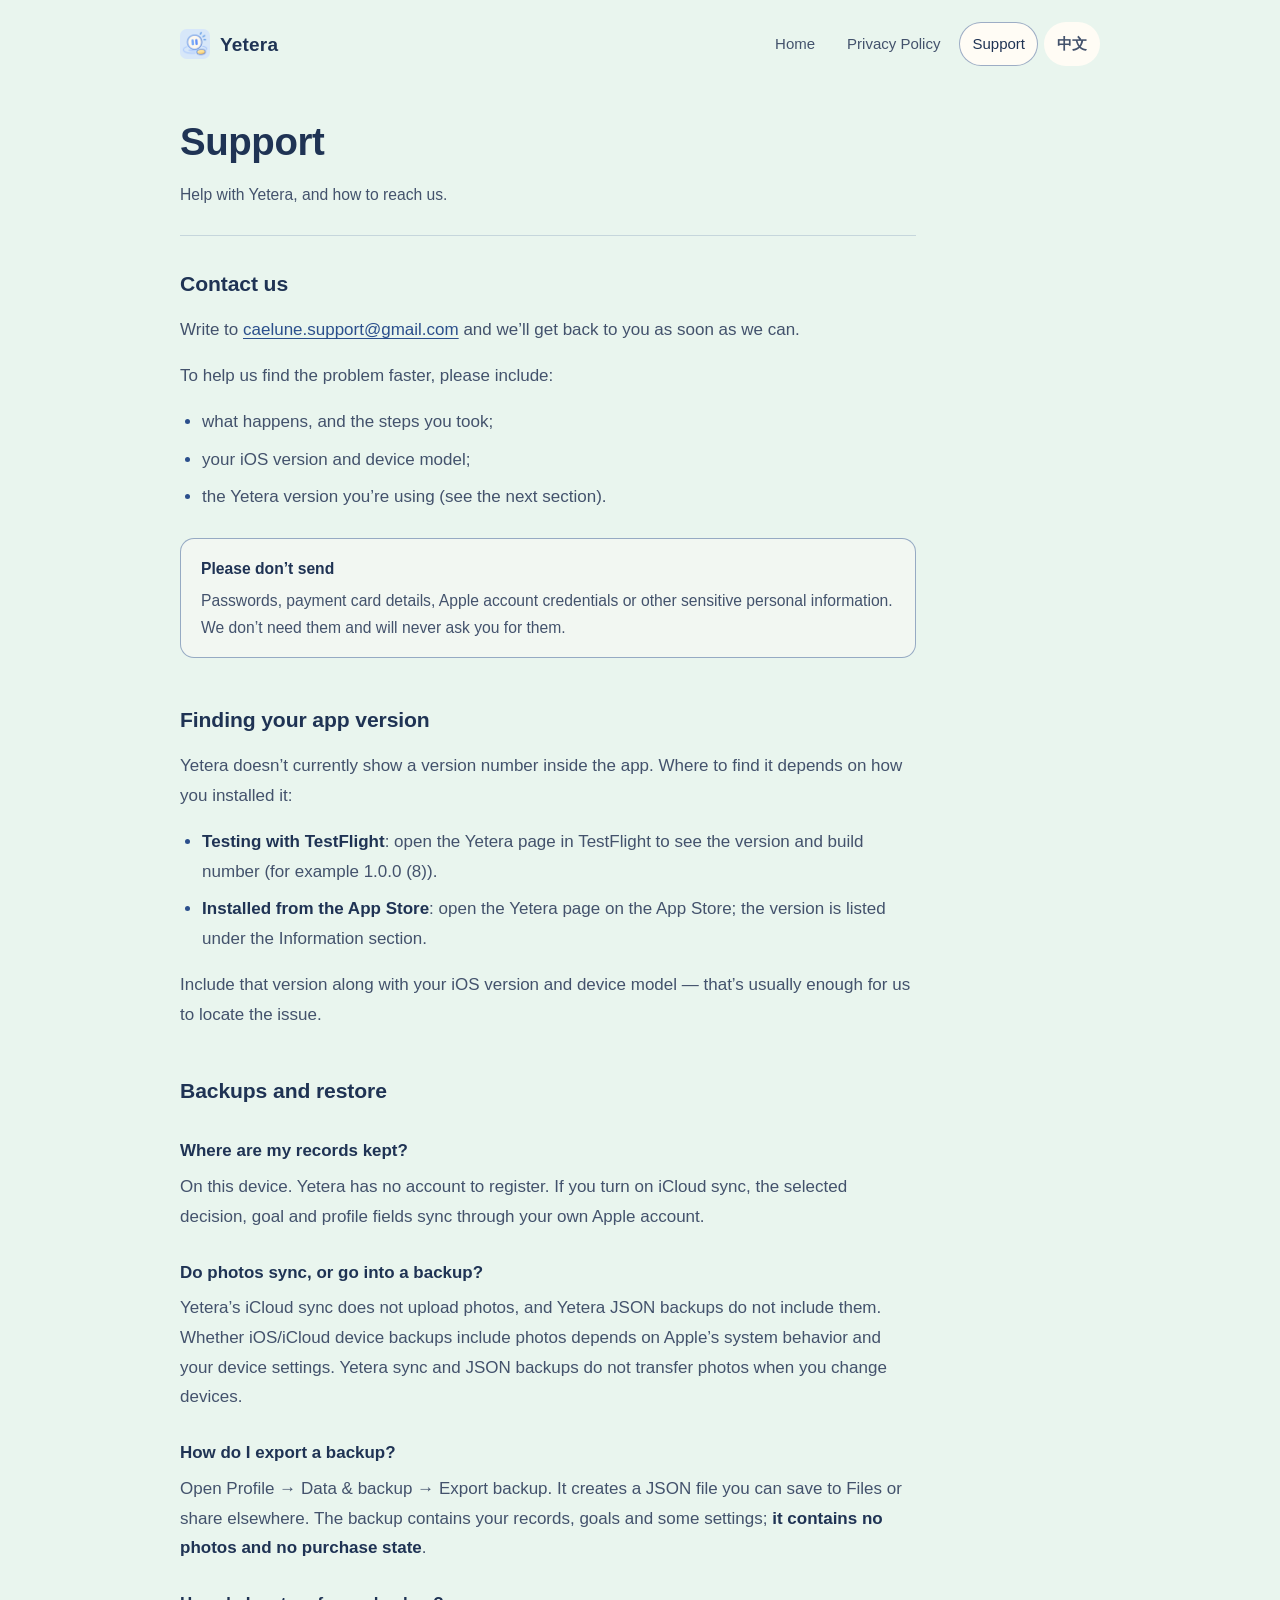
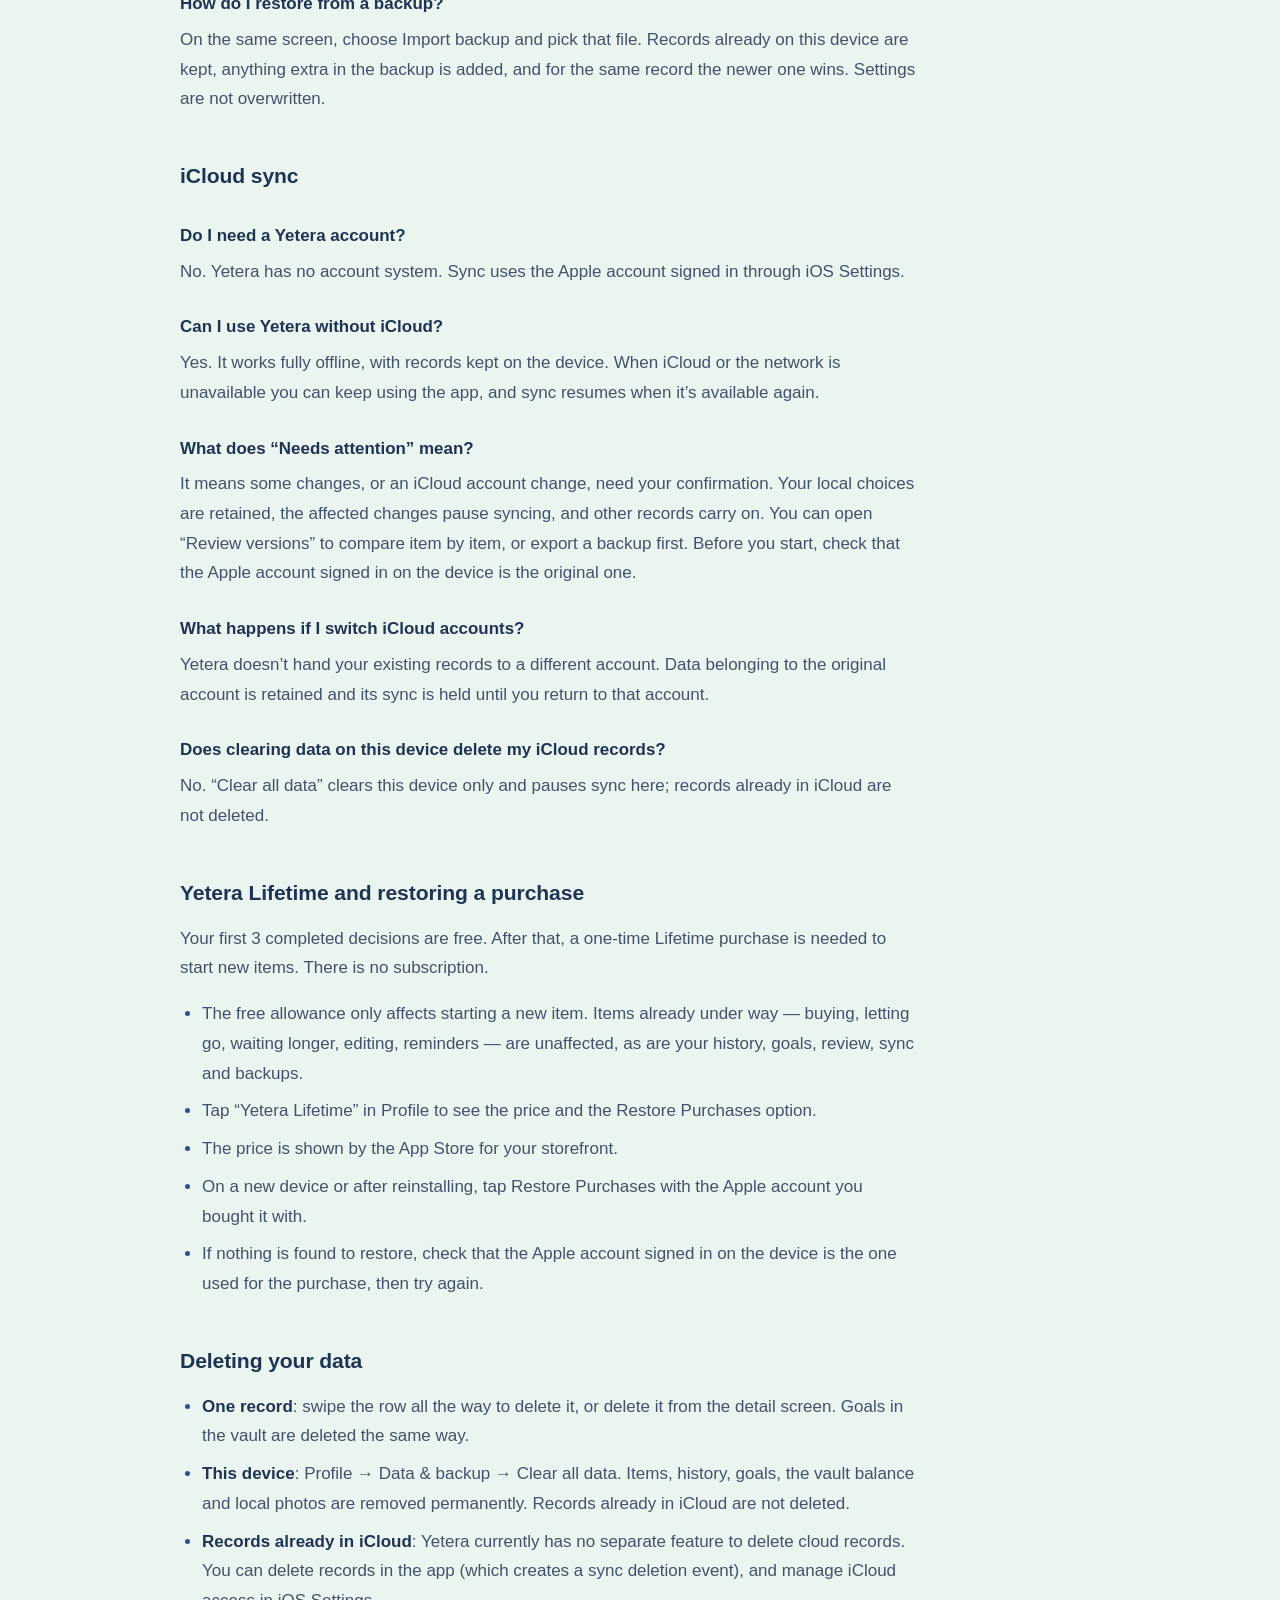
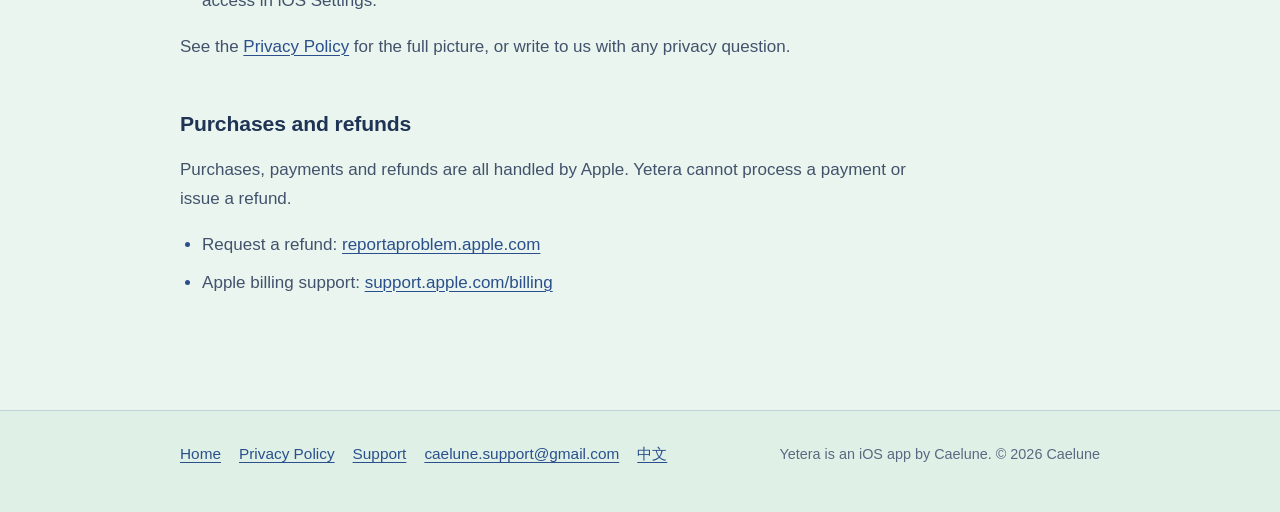
<file: en/support/index.html>
<!DOCTYPE html>
<html lang="en">
<head>
<meta charset="utf-8">
<meta name="viewport" content="width=device-width, initial-scale=1">
<title>Support · Yetera</title>
<meta name="description" content="Yetera Support: how to get in touch, back up and restore data, iCloud sync questions, Lifetime restore, deleting data, and Apple's purchase and refund channels.">
<link rel="stylesheet" href="../../assets/site.css">
<link rel="icon" href="../../assets/icon-32.png" sizes="32x32" type="image/png">
<link rel="apple-touch-icon" href="../../assets/icon-180.png">
<link rel="alternate" hreflang="en" href="./">
<link rel="alternate" hreflang="zh-Hans" href="../../support/">
<link rel="alternate" hreflang="x-default" href="./">
</head>
<body>
<a class="skip" href="#main">Skip to content</a>

<header class="site-header">
  <a class="brand" href="../">
    <img class="brand-mark" src="../../assets/icon-64.png" alt="" width="30" height="30">
    <span>Yetera</span>
  </a>
  <div class="header-right">
    <a class="lang-switch" href="../../support/" hreflang="zh-Hans" lang="zh-Hans">中文</a>
    <nav class="site-nav" aria-label="Site">
      <a href="../">Home</a>
      <a href="../privacy/">Privacy Policy</a>
      <a href="./" aria-current="page">Support</a>
    </nav>
  </div>
</header>

<main id="main" class="shell">
  <div class="prose measure">

    <h1 class="page-title">Support</h1>
    <p class="page-sub">Help with Yetera, and how to reach us.</p>
    <hr class="rule">

    <h2>Contact us</h2>
    <p>Write to <a href="mailto:caelune.support@gmail.com">caelune.support@gmail.com</a> and we’ll get back to you as soon as we can.</p>
    <p>To help us find the problem faster, please include:</p>
    <ul>
      <li>what happens, and the steps you took;</li>
      <li>your iOS version and device model;</li>
      <li>the Yetera version you’re using (see the next section).</li>
    </ul>
    <div class="note quiet">
      <p><span class="note-title">Please don’t send</span>
      Passwords, payment card details, Apple account credentials or other sensitive personal information. We don’t need them and will never ask you for them.</p>
    </div>

    <h2>Finding your app version</h2>
    <p>Yetera doesn’t currently show a version number inside the app. Where to find it depends on how you installed it:</p>
    <ul>
      <li><strong>Testing with TestFlight</strong>: open the Yetera page in TestFlight to see the version and build number (for example 1.0.0 (8)).</li>
      <li><strong>Installed from the App Store</strong>: open the Yetera page on the App Store; the version is listed under the Information section.</li>
    </ul>
    <p>Include that version along with your iOS version and device model — that’s usually enough for us to locate the issue.</p>

    <h2>Backups and restore</h2>
    <h3>Where are my records kept?</h3>
    <p>On this device. Yetera has no account to register. If you turn on iCloud sync, the selected decision, goal and profile fields sync through your own Apple account.</p>
    <h3>Do photos sync, or go into a backup?</h3>
    <p>Yetera’s iCloud sync does not upload photos, and Yetera JSON backups do not include them. Whether iOS/iCloud device backups include photos depends on Apple’s system behavior and your device settings. Yetera sync and JSON backups do not transfer photos when you change devices.</p>
    <h3>How do I export a backup?</h3>
    <p>Open Profile → Data &amp; backup → Export backup. It creates a JSON file you can save to Files or share elsewhere. The backup contains your records, goals and some settings; <strong>it contains no photos and no purchase state</strong>.</p>
    <h3>How do I restore from a backup?</h3>
    <p>On the same screen, choose Import backup and pick that file. Records already on this device are kept, anything extra in the backup is added, and for the same record the newer one wins. Settings are not overwritten.</p>

    <h2>iCloud sync</h2>
    <h3>Do I need a Yetera account?</h3>
    <p>No. Yetera has no account system. Sync uses the Apple account signed in through iOS Settings.</p>
    <h3>Can I use Yetera without iCloud?</h3>
    <p>Yes. It works fully offline, with records kept on the device. When iCloud or the network is unavailable you can keep using the app, and sync resumes when it’s available again.</p>
    <h3>What does “Needs attention” mean?</h3>
    <p>It means some changes, or an iCloud account change, need your confirmation. Your local choices are retained, the affected changes pause syncing, and other records carry on. You can open “Review versions” to compare item by item, or export a backup first. Before you start, check that the Apple account signed in on the device is the original one.</p>
    <h3>What happens if I switch iCloud accounts?</h3>
    <p>Yetera doesn’t hand your existing records to a different account. Data belonging to the original account is retained and its sync is held until you return to that account.</p>
    <h3>Does clearing data on this device delete my iCloud records?</h3>
    <p>No. “Clear all data” clears this device only and pauses sync here; records already in iCloud are not deleted.</p>

    <h2>Yetera Lifetime and restoring a purchase</h2>
    <p>Your first 3 completed decisions are free. After that, a one-time Lifetime purchase is needed to start new items. There is no subscription.</p>
    <ul>
      <li>The free allowance only affects starting a new item. Items already under way — buying, letting go, waiting longer, editing, reminders — are unaffected, as are your history, goals, review, sync and backups.</li>
      <li>Tap “Yetera Lifetime” in Profile to see the price and the Restore Purchases option.</li>
      <li>The price is shown by the App Store for your storefront.</li>
      <li>On a new device or after reinstalling, tap Restore Purchases with the Apple account you bought it with.</li>
      <li>If nothing is found to restore, check that the Apple account signed in on the device is the one used for the purchase, then try again.</li>
    </ul>

    <h2>Deleting your data</h2>
    <ul>
      <li><strong>One record</strong>: swipe the row all the way to delete it, or delete it from the detail screen. Goals in the vault are deleted the same way.</li>
      <li><strong>This device</strong>: Profile → Data &amp; backup → Clear all data. Items, history, goals, the vault balance and local photos are removed permanently. Records already in iCloud are not deleted.</li>
      <li><strong>Records already in iCloud</strong>: Yetera currently has no separate feature to delete cloud records. You can delete records in the app (which creates a sync deletion event), and manage iCloud access in iOS Settings.</li>
    </ul>
    <p>See the <a href="../privacy/">Privacy Policy</a> for the full picture, or write to us with any privacy question.</p>

    <h2>Purchases and refunds</h2>
    <p>Purchases, payments and refunds are all handled by Apple. Yetera cannot process a payment or issue a refund.</p>
    <ul>
      <li>Request a refund: <a href="https://reportaproblem.apple.com/" rel="noopener">reportaproblem.apple.com</a></li>
      <li>Apple billing support: <a href="https://support.apple.com/billing" rel="noopener">support.apple.com/billing</a></li>
    </ul>

  </div>
</main>

<footer class="site-footer">
  <div class="inner">
    <nav aria-label="Footer">
      <a href="../">Home</a>
      <a href="../privacy/">Privacy Policy</a>
      <a href="./">Support</a>
      <a href="mailto:caelune.support@gmail.com">caelune.support@gmail.com</a>
      <a href="../../support/" hreflang="zh-Hans" lang="zh-Hans">中文</a>
    </nav>
    <p class="colophon">Yetera is an iOS app by Caelune. © 2026 Caelune</p>
  </div>
</footer>

</body>
</html>
</file>
<file: assets/site.css>
/* ==========================================================================
   Yetera · yetera.caelune.top
   Brand: Caelune

   Palette follows the app: soft mint ground, cream paper, deep blue ink.
   Letters are the system stack — no web font is loaded, so the page renders
   identically offline and nothing is requested from a third party.
   No JavaScript is required to read any page here.
   ========================================================================== */

:root {
  color-scheme: light dark;

  /* Ground: mint */
  --bg: #e9f5ee;
  --bg-deep: #dff1e7;

  /* Surfaces: cream paper */
  --surface: #fffcf5;
  --surface-soft: #f6f1e4;
  --surface-quiet: #f2f7f2;

  /* Deep blue ink */
  --ink: #1f3354;
  --ink-soft: #43526c;
  --ink-faint: #5a6981;
  --line: #2b4f8c;
  --line-soft: rgba(43, 79, 140, 0.46);
  --line-hair: rgba(43, 79, 140, 0.18);

  /* Accents, used the way the app uses them: to say *which*, never *how good* */
  --mint: #5fcb98;
  --mint-soft: #dcf3e6;
  --sun: #ffc94a;
  --sun-soft: #fff0c7;
  --sky: #5b9deb;
  --coral: #ff8a6b;

  --link: #2b4f8c;
  --focus: #2f6fd0;

  --radius: 22px;
  --radius-sm: 14px;
  --lift: 3px;
  --shadow: 0 1px 0 rgba(43, 79, 140, 0.05), 0 10px 24px -14px rgba(43, 79, 140, 0.5);

  --measure: 46rem;
  --shell: 60rem;

  --font: -apple-system, BlinkMacSystemFont, "Segoe UI", "PingFang SC",
    "Hiragino Sans GB", "Noto Sans CJK SC", "Microsoft YaHei", Roboto,
    "Helvetica Neue", Arial, sans-serif;
}

@media (prefers-color-scheme: dark) {
  :root {
    --bg: #10151d;
    --bg-deep: #0d1118;

    --surface: #1b222c;
    --surface-soft: #222b38;
    --surface-quiet: #222b38;

    --ink: #f2f0ea;
    --ink-soft: #b3bdcc;
    --ink-faint: #99a6b8;
    --line: #8fb6e8;
    --line-soft: rgba(143, 182, 232, 0.34);
    --line-hair: rgba(143, 182, 232, 0.18);

    --mint-soft: #1e3330;
    --sun-soft: #3a3324;

    --link: #a6c8f2;
    --focus: #a6c8f2;

    --shadow: 0 1px 0 rgba(0, 0, 0, 0.3), 0 12px 28px -18px rgba(0, 0, 0, 0.9);
  }
}

*,
*::before,
*::after {
  box-sizing: border-box;
}

html {
  -webkit-text-size-adjust: 100%;
}

body {
  margin: 0;
  background: var(--bg);
  color: var(--ink);
  font-family: var(--font);
  font-size: 17px;
  line-height: 1.75;
  overflow-wrap: break-word;
  -webkit-font-smoothing: antialiased;
}

/* One soft mint glow at the top, so the page has a light source without
   becoming a landing-page gradient. */
body::before {
  content: "";
  position: fixed;
  inset: -30vh 0 auto 0;
  height: 70vh;
  background: radial-gradient(
    60% 60% at 50% 0%,
    color-mix(in srgb, var(--mint) 22%, transparent),
    transparent 70%
  );
  pointer-events: none;
  z-index: 0;
}

@media (prefers-color-scheme: dark) {
  body::before {
    background: radial-gradient(
      60% 60% at 50% 0%,
      rgba(95, 203, 152, 0.09),
      transparent 70%
    );
  }
}

.shell,
.site-header,
.site-footer {
  position: relative;
  z-index: 1;
}

/* --------------------------------------------------------------- elements */

a {
  color: var(--link);
  text-decoration: underline;
  text-decoration-thickness: 1px;
  text-underline-offset: 3px;
}

a:hover {
  text-decoration-thickness: 2px;
}

:focus-visible {
  outline: 3px solid var(--focus);
  outline-offset: 2px;
  border-radius: 4px;
}

.skip {
  position: absolute;
  left: -9999px;
  top: 0;
  background: var(--surface);
  color: var(--ink);
  padding: 10px 16px;
  border: 1.5px solid var(--line);
  border-radius: var(--radius-sm);
  z-index: 10;
}

.skip:focus {
  left: 12px;
  top: 12px;
}

/* ----------------------------------------------------------------- header */

.site-header {
  max-width: var(--shell);
  margin: 0 auto;
  padding: 22px 20px 8px;
  display: flex;
  align-items: center;
  justify-content: space-between;
  gap: 16px;
  flex-wrap: wrap;
}

.brand {
  display: inline-flex;
  align-items: center;
  gap: 10px;
  color: var(--ink);
  text-decoration: none;
  font-weight: 650;
  font-size: 19px;
  letter-spacing: 0.01em;
}

.brand-mark {
  display: block;
  width: 30px;
  height: 30px;
  border-radius: 22%;
}

.site-nav {
  display: flex;
  align-items: center;
  gap: 6px;
  flex-wrap: wrap;
}

.header-right {
  display: flex;
  align-items: center;
  gap: 6px;
  flex-wrap: wrap;
  justify-content: flex-end;
}

/* The language switch comes first in the markup so it can sit on its own row
   next to the wordmark on a phone; on wider screens it reads last. */
.header-right .site-nav {
  order: 1;
}

.header-right .lang-switch {
  order: 2;
}

.site-nav a,
.header-right .lang-switch {
  color: var(--ink-soft);
  text-decoration: none;
  font-size: 15px;
  padding: 8px 12px;
  border-radius: 999px;
  border: 1.5px solid transparent;
}

.site-nav a:hover,
.header-right .lang-switch:hover {
  color: var(--ink);
  border-color: var(--line-hair);
}

.site-nav a[aria-current="page"] {
  color: var(--ink);
  background: var(--surface);
  border-color: var(--line-soft);
}

.lang-switch {
  font-weight: 600;
  background: var(--surface);
  border-color: var(--line-soft);
  color: var(--ink);
}

.lang-switch:hover {
  border-color: var(--line);
}

/* ------------------------------------------------------------------- shell */

.shell {
  max-width: var(--shell);
  margin: 0 auto;
  padding: 8px 20px 72px;
}

.measure {
  max-width: var(--measure);
}

/* -------------------------------------------------------------------- hero */

.hero {
  margin: 28px 0 40px;
}

.hero h1 {
  margin: 0;
  font-size: 1rem;
  font-weight: 650;
  letter-spacing: 0.22em;
  text-transform: uppercase;
  color: var(--ink-faint);
}

.hero .claim {
  margin: 18px 0 0;
  font-size: clamp(2rem, 7vw, 3.1rem);
  line-height: 1.18;
  font-weight: 700;
  letter-spacing: -0.01em;
  color: var(--ink);
  text-wrap: balance;
}

.hero .claim .notyet {
  display: block;
  color: var(--ink);
}

.hero .claim .then {
  display: block;
  color: var(--ink-soft);
  font-weight: 600;
}

.hero .lede {
  margin: 22px 0 0;
  max-width: var(--measure);
  font-size: 1.12rem;
  line-height: 1.85;
  color: var(--ink-soft);
}

/* ------------------------------------------------------------------- cards */

.card {
  background: var(--surface);
  border: 1.5px solid var(--line-soft);
  border-bottom-width: calc(1.5px + var(--lift));
  border-radius: var(--radius);
  box-shadow: var(--shadow);
  padding: 24px 26px;
}

/* ------------------------------------------------------------------- steps */

.steps {
  list-style: none;
  margin: 0;
  padding: 0;
  display: grid;
  gap: 16px;
  grid-template-columns: repeat(auto-fit, minmax(190px, 1fr));
}

.step {
  background: var(--surface);
  border: 1.5px solid var(--line-soft);
  border-bottom-width: calc(1.5px + var(--lift));
  border-radius: var(--radius);
  box-shadow: var(--shadow);
  padding: 22px 22px 24px;
}

.step .tag {
  display: inline-block;
  font-size: 0.78rem;
  font-weight: 650;
  letter-spacing: 0.06em;
  color: var(--ink);
  background: var(--mint-soft);
  border: 1.5px solid var(--line-soft);
  border-radius: 999px;
  padding: 3px 11px;
  margin-bottom: 14px;
}

.step:nth-child(2) .tag {
  background: var(--sun-soft);
}

.step:nth-child(3) .tag {
  background: var(--surface-quiet);
}

.step h3 {
  margin: 0 0 6px;
  font-size: 1.24rem;
  font-weight: 700;
}

.step p {
  margin: 0;
  color: var(--ink-soft);
  font-size: 1rem;
  line-height: 1.7;
}

/* ------------------------------------------------------------------- prose */

.prose h2 {
  margin: 44px 0 12px;
  font-size: 1.32rem;
  font-weight: 700;
  letter-spacing: -0.005em;
}

.prose h2:first-of-type {
  margin-top: 30px;
}

.prose h3 {
  margin: 26px 0 6px;
  font-size: 1.06rem;
  font-weight: 650;
}

.prose p,
.prose li {
  color: var(--ink-soft);
}

.prose p {
  margin: 0 0 16px;
}

.prose strong {
  color: var(--ink);
  font-weight: 650;
}

.prose ul,
.prose ol {
  margin: 0 0 16px;
  padding-left: 1.3em;
}

.prose li {
  margin-bottom: 8px;
}

.prose li::marker {
  color: var(--line);
}

.prose code {
  font-family: ui-monospace, SFMono-Regular, "SF Mono", Menlo, Consolas, monospace;
  font-size: 0.9em;
  background: var(--surface-quiet);
  border: 1px solid var(--line-hair);
  border-radius: 6px;
  padding: 1px 5px;
}

.page-title {
  margin: 26px 0 6px;
  font-size: clamp(1.8rem, 5.5vw, 2.4rem);
  font-weight: 700;
  letter-spacing: -0.01em;
}

.page-sub {
  margin: 0 0 8px;
  color: var(--ink-faint);
  font-size: 0.98rem;
}

.rule {
  height: 1.5px;
  background: var(--line-hair);
  border: 0;
  margin: 26px 0 0;
}

/* --------------------------------------------------------------- callouts */

.note {
  background: var(--surface);
  border: 1.5px solid var(--line-soft);
  border-left-width: 6px;
  border-radius: var(--radius-sm);
  padding: 16px 20px;
  margin: 26px 0;
  color: var(--ink-soft);
  font-size: 0.98rem;
}

.note p {
  margin: 0 0 8px;
}

.note p:last-child {
  margin-bottom: 0;
}

.note .note-title {
  display: block;
  color: var(--ink);
  font-weight: 650;
  margin-bottom: 4px;
}

.note.quiet {
  background: var(--surface-quiet);
  border-left-width: 1.5px;
}

.note.preview {
  background: var(--sun-soft);
  border-color: var(--line-soft);
  color: var(--ink);
}

@media (prefers-color-scheme: dark) {
  .note.preview {
    background: #2f2a1e;
  }
}

/* -------------------------------------------------------------------- home */

.section-title {
  margin: 52px 0 16px;
  font-size: 1.32rem;
  font-weight: 700;
}

.facts {
  list-style: none;
  margin: 0;
  padding: 0;
  display: grid;
  gap: 14px;
}

.facts li {
  background: var(--surface);
  border: 1.5px solid var(--line-soft);
  border-radius: var(--radius-sm);
  padding: 16px 20px;
  color: var(--ink-soft);
}

.facts li strong {
  color: var(--ink);
  font-weight: 650;
}

.quiet-statement {
  margin: 52px 0 0;
  font-size: 1.24rem;
  line-height: 1.75;
  font-weight: 600;
  color: var(--ink);
  max-width: var(--measure);
  text-wrap: balance;
}

.quiet-statement .soft {
  color: var(--ink-soft);
  font-weight: 500;
}

/* ------------------------------------------------------------------ footer */

.site-footer {
  border-top: 1.5px solid var(--line-hair);
  margin-top: 24px;
  background: var(--bg-deep);
}

@media (prefers-color-scheme: dark) {
  .site-footer {
    background: var(--bg-deep);
  }
}

.site-footer .inner {
  max-width: var(--shell);
  margin: 0 auto;
  padding: 30px 20px 44px;
  display: flex;
  flex-wrap: wrap;
  gap: 12px 24px;
  align-items: baseline;
  justify-content: space-between;
}

.site-footer nav {
  display: flex;
  flex-wrap: wrap;
  gap: 8px 18px;
  font-size: 0.96rem;
}

.site-footer .colophon {
  color: var(--ink-faint);
  font-size: 0.9rem;
  margin: 0;
}

.site-footer .colophon a {
  color: var(--ink-soft);
}

/* ------------------------------------------------------------ small screen */

@media (max-width: 520px) {
  body {
    font-size: 16px;
  }

  .site-header {
    padding-top: 16px;
    row-gap: 4px;
  }

  .site-nav {
    gap: 2px;
  }

  .site-nav a,
  .header-right .lang-switch {
    padding: 7px 10px;
    font-size: 14px;
  }

  /* The language switch takes the first row next to the wordmark, and the
     page links drop to a second row: on a phone the header stays two tidy
     rows instead of wrapping one stray pill. */
  .header-right {
    display: grid;
    grid-template-columns: 1fr;
    justify-items: end;
    gap: 4px;
  }

  .header-right .lang-switch {
    order: -1;
  }

  .shell {
    padding-left: 16px;
    padding-right: 16px;
  }

  .card {
    padding: 20px 18px;
  }
}

@media (prefers-reduced-motion: reduce) {
  * {
    animation-duration: 0.01ms !important;
    transition-duration: 0.01ms !important;
  }
}
</file>
